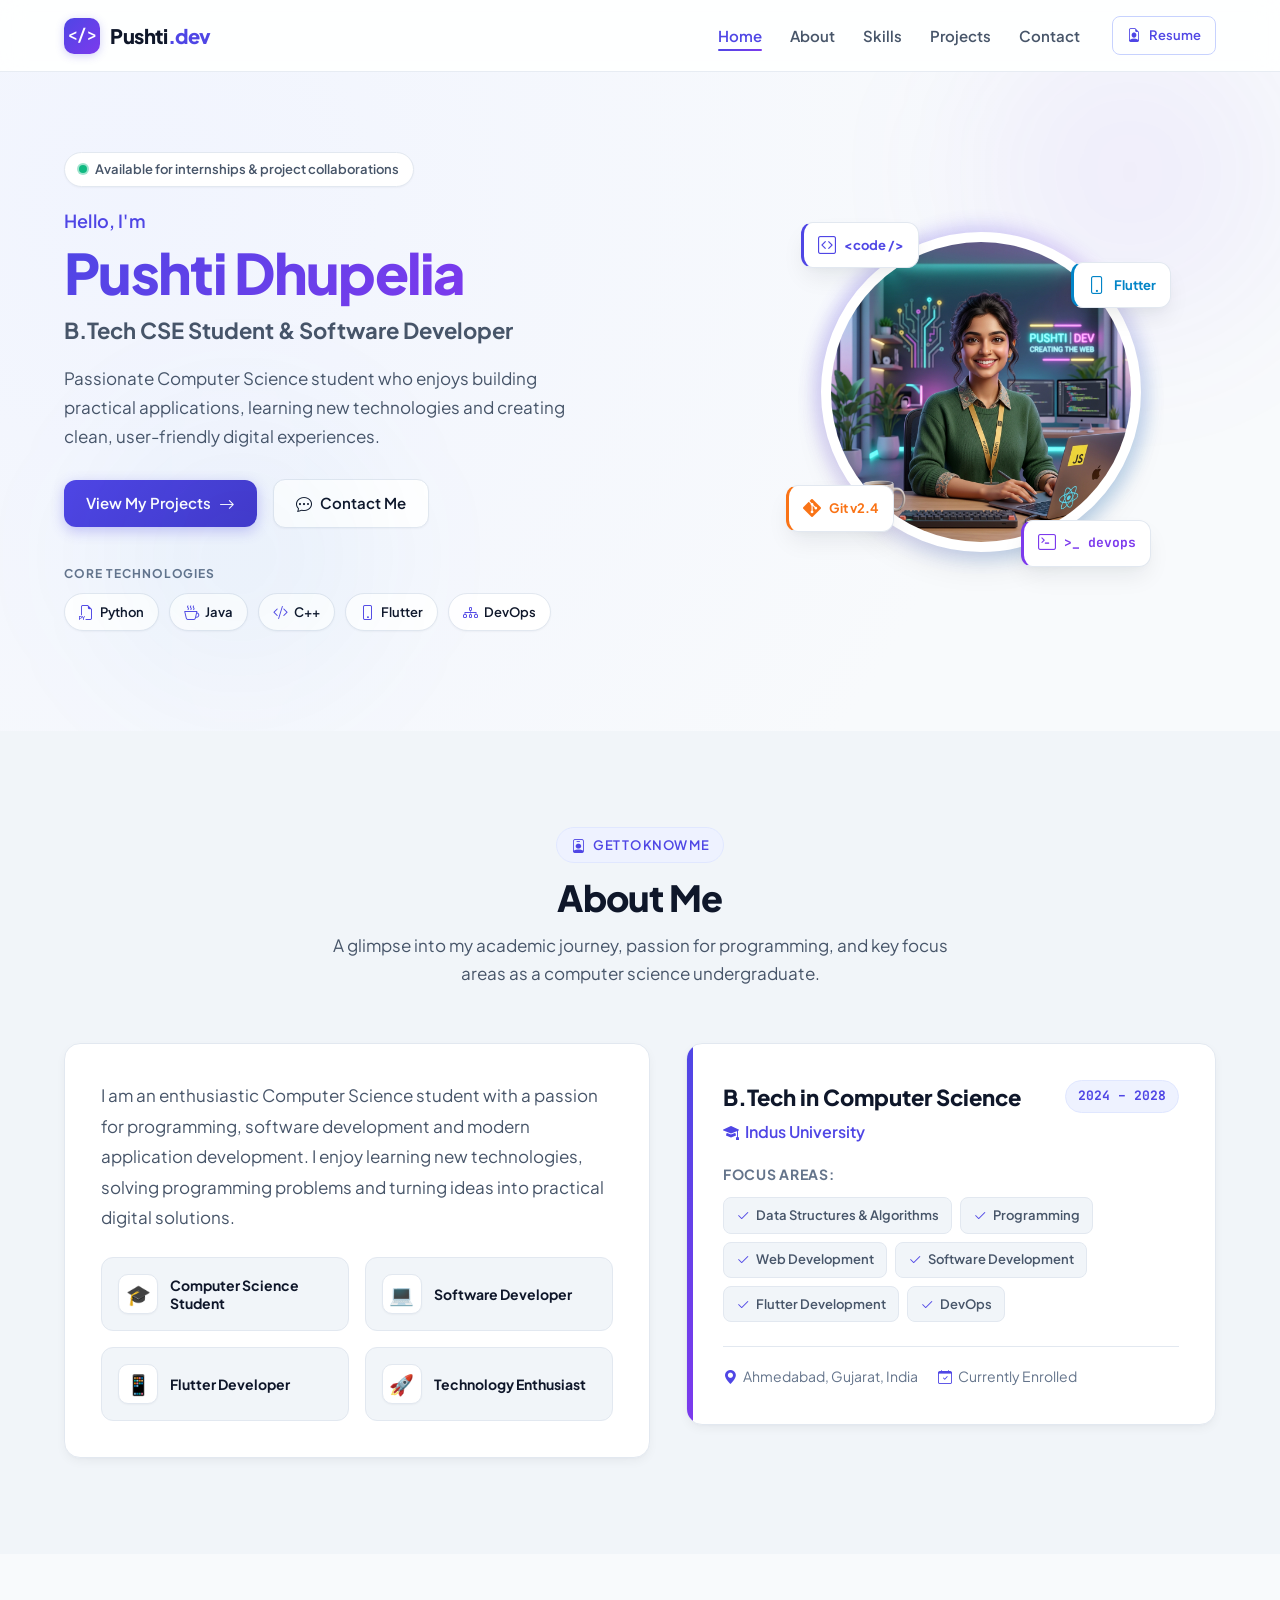
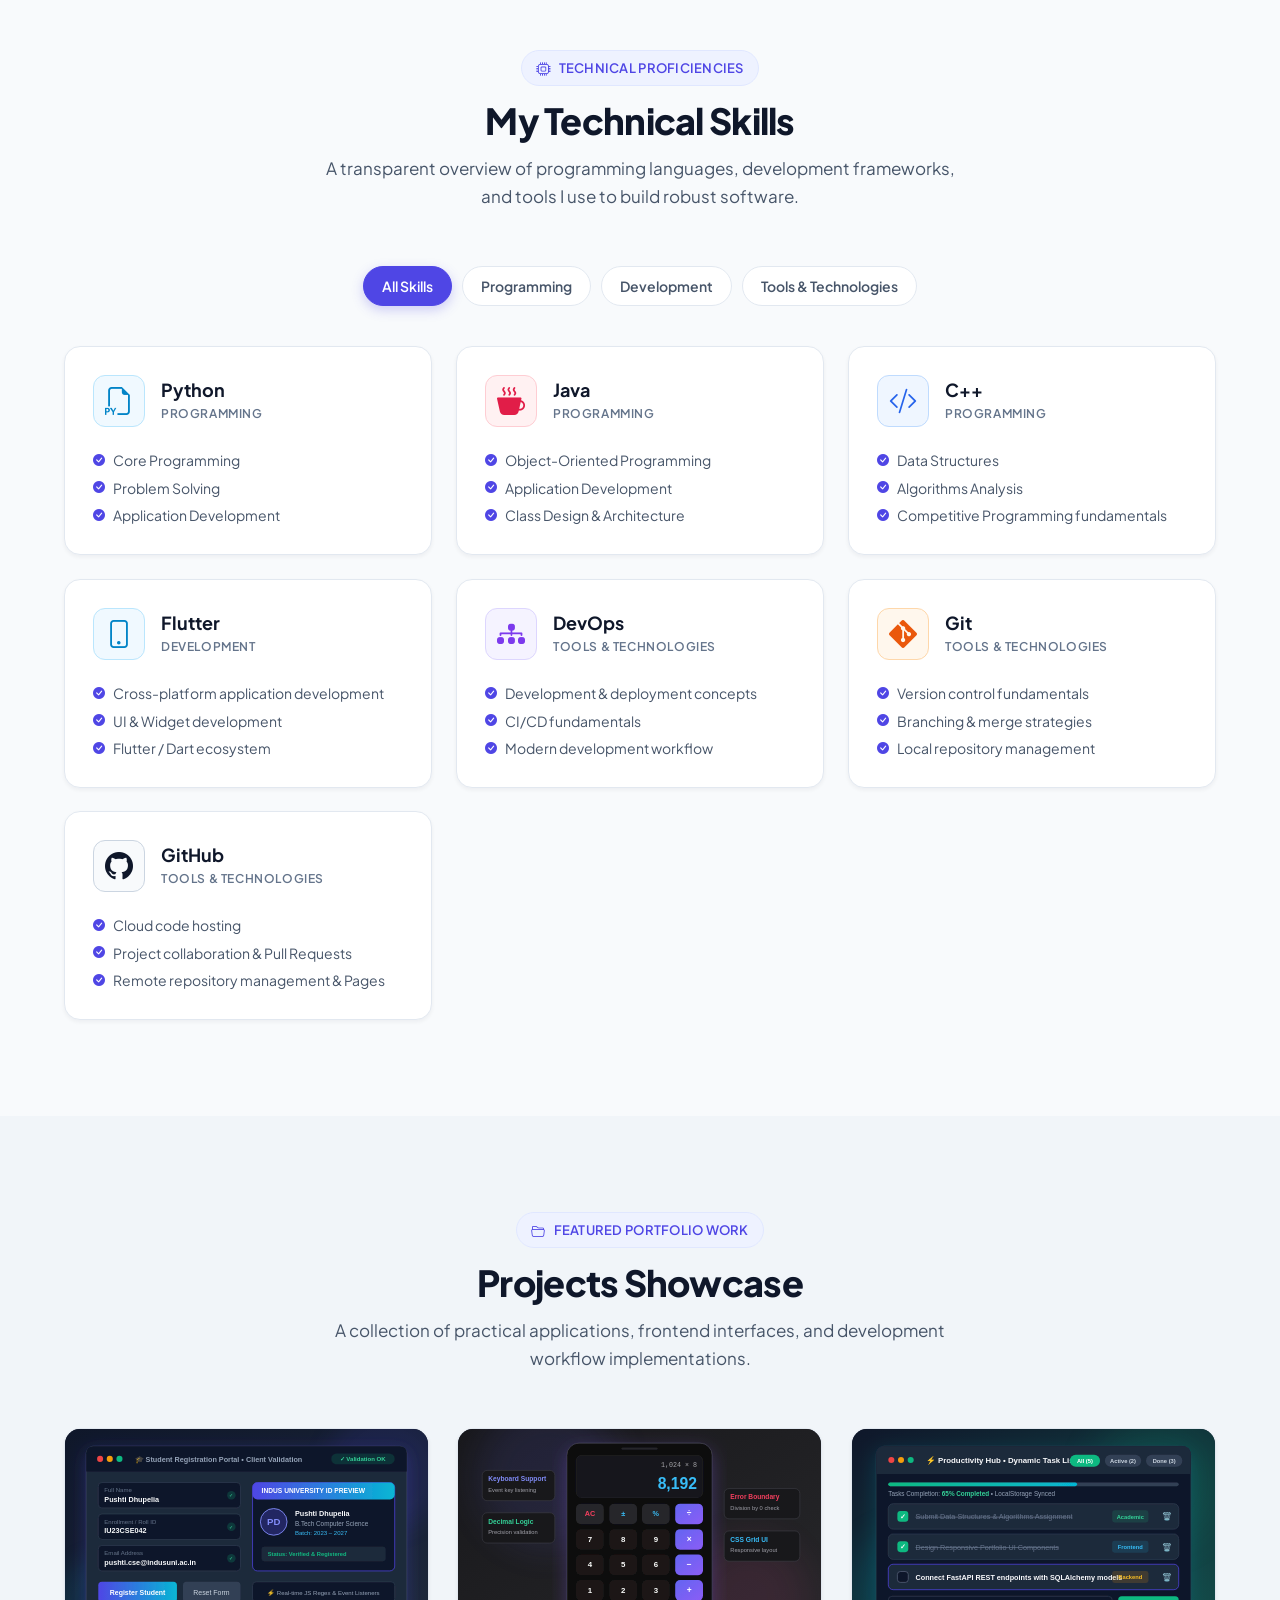
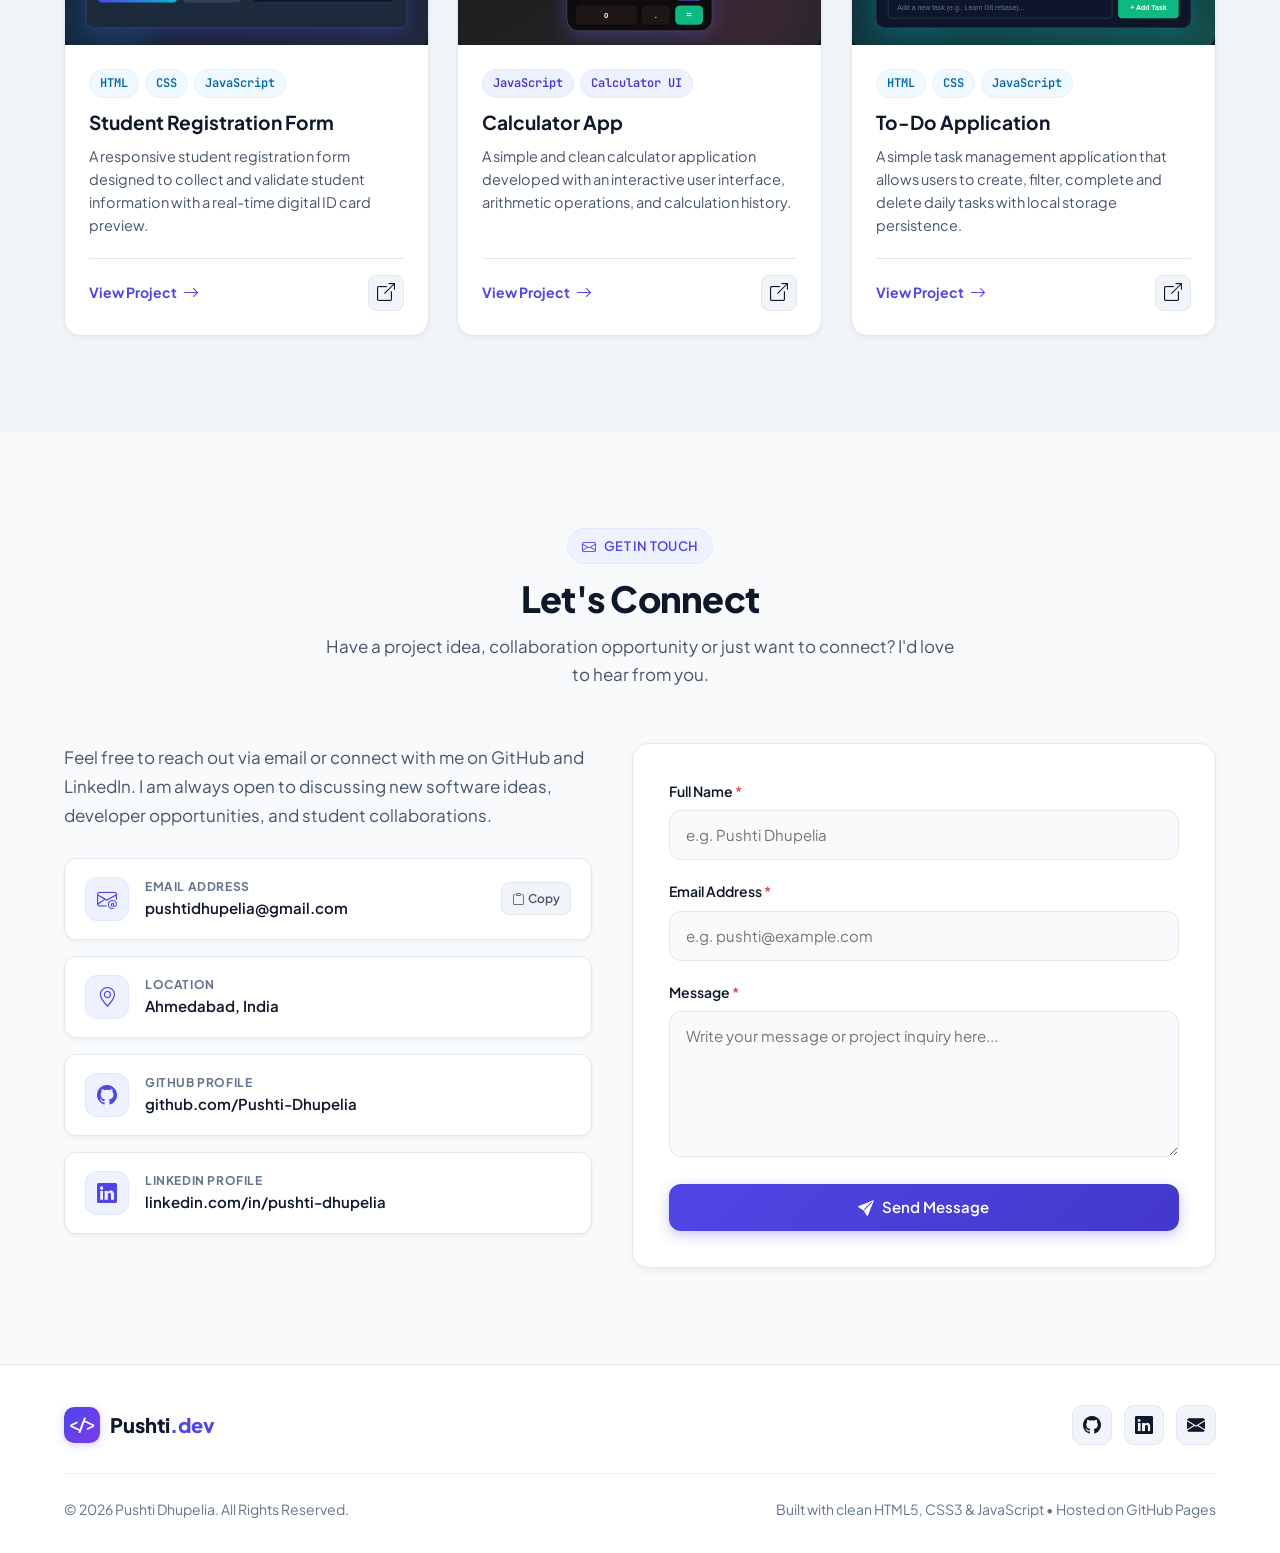
<file: index.html>
<!DOCTYPE html>
<html lang="en">
<head>
  <meta charset="UTF-8">
  <meta name="viewport" content="width=device-width, initial-scale=1.0">
  <meta http-equiv="X-UA-Compatible" content="IE=edge">
  
  <!-- SEO & Social Meta Tags -->
  <title>Pushti Dhupelia | B.Tech CSE Student &amp; Software Developer | Pushti.dev</title>
  <meta name="description" content="Personal developer portfolio of Pushti Dhupelia, B.Tech Computer Science student at Indus University and aspiring Software &amp; Web Developer based in Ahmedabad, India.">
  <meta name="keywords" content="Pushti Dhupelia, Computer Science Student, Indus University, Software Developer, Python, Java, C++, Flutter, DevOps, Git, Web Developer Ahmedabad">
  <meta name="author" content="Pushti Dhupelia">
  <meta name="theme-color" content="#4f46e5">

  <!-- Open Graph / Social Sharing -->
  <meta property="og:type" content="website">
  <meta property="og:title" content="Pushti Dhupelia | B.Tech CSE Student &amp; Software Developer">
  <meta property="og:description" content="Passionate Computer Science student building practical software applications, learning new technologies, and crafting clean digital experiences.">
  <meta property="og:url" content="https://pushti-dhupelia.github.io/portfolio/">

  <!-- Favicon -->
  <link rel="icon" type="image/svg+xml" href="assets/images/favicon.svg">

  <!-- Google Fonts: Plus Jakarta Sans & JetBrains Mono -->
  <link rel="preconnect" href="https://fonts.googleapis.com">
  <link rel="preconnect" href="https://fonts.gstatic.com" crossorigin>
  <link href="https://fonts.googleapis.com/css2?family=JetBrains+Mono:wght@400;500;600;700&family=Plus+Jakarta+Sans:wght@400;500;600;700;800&display=swap" rel="stylesheet">

  <!-- Bootstrap Icons CDN -->
  <link rel="stylesheet" href="https://cdn.jsdelivr.net/npm/bootstrap-icons@1.11.3/font/bootstrap-icons.min.css">

  <!-- Custom Stylesheet -->
  <link rel="stylesheet" href="css/style.css">
</head>
<body>

  <!-- ========================================================================
       1. Sticky Navigation Bar
       ======================================================================== -->
  <header>
    <nav class="navbar" id="navbar" aria-label="Main Navigation">
      <div class="container">
        <!-- Brand Logo -->
        <a href="#home" class="nav-brand" aria-label="Pushti.dev Home">
          <span class="brand-icon">&lt;/&gt;</span>
          <span class="brand-text">Pushti<span class="brand-dot">.dev</span></span>
        </a>

        <!-- Desktop Navigation Links & Resume Action -->
        <div class="nav-menu" id="navMenu">
          <ul class="nav-links">
            <li><a href="#home" class="nav-link active">Home</a></li>
            <li><a href="#about" class="nav-link">About</a></li>
            <li><a href="#skills" class="nav-link">Skills</a></li>
            <li><a href="#projects" class="nav-link">Projects</a></li>
            <li><a href="#contact" class="nav-link">Contact</a></li>
          </ul>

          <div class="nav-cta">
            <button type="button" class="btn btn-outline-primary btn-sm btn-resume-trigger" id="navResumeBtn">
              <i class="bi bi-file-earmark-person"></i>
              <span>Resume</span>
            </button>
          </div>
        </div>

        <!-- Mobile Hamburger Toggle Button -->
        <button type="button" class="mobile-toggle" id="mobileToggle" aria-label="Toggle navigation menu" aria-expanded="false" aria-controls="navMenu">
          <span></span>
          <span></span>
          <span></span>
        </button>
      </div>
    </nav>
  </header>

  <main>
    <!-- ======================================================================
         2. Hero Section
         ====================================================================== -->
    <section class="hero-section" id="home">
      <div class="hero-bg-glow-1"></div>
      <div class="hero-bg-glow-2"></div>

      <div class="container">
        <div class="hero-grid">
          
          <!-- Left Column: Introduction & Call-To-Actions -->
          <div class="hero-content">
            
            <!-- Availability Status Pill -->
            <div class="hero-status-pill">
              <span class="status-dot"></span>
              <span>Available for internships &amp; project collaborations</span>
            </div>

            <!-- Greeting & Name -->
            <p class="hero-greeting">Hello, I'm</p>
            <h1 class="hero-name">
              <span class="highlight">Pushti Dhupelia</span>
            </h1>

            <!-- Subtitle -->
            <h2 class="hero-subtitle">B.Tech CSE Student &amp; Software Developer</h2>

            <!-- Short Description -->
            <p class="hero-description">
              Passionate Computer Science student who enjoys building practical applications, learning new technologies and creating clean, user-friendly digital experiences.
            </p>

            <!-- Buttons -->
            <div class="hero-actions">
              <a href="#projects" class="btn btn-primary" id="heroViewProjectsBtn">
                <span>View My Projects</span>
                <i class="bi bi-arrow-right"></i>
              </a>
              <a href="#contact" class="btn btn-secondary" id="heroContactBtn">
                <i class="bi bi-chat-dots"></i>
                <span>Contact Me</span>
              </a>
            </div>

            <!-- Technology Highlights -->
            <div class="hero-tech-highlights">
              <span class="tech-label">Core Technologies</span>
              <div class="tech-badges-list">
                <span class="hero-tech-badge"><i class="bi bi-filetype-py"></i> Python</span>
                <span class="hero-tech-badge"><i class="bi bi-cup-hot"></i> Java</span>
                <span class="hero-tech-badge"><i class="bi bi-code-slash"></i> C++</span>
                <span class="hero-tech-badge"><i class="bi bi-phone"></i> Flutter</span>
                <span class="hero-tech-badge"><i class="bi bi-diagram-3"></i> DevOps</span>
              </div>
            </div>

          </div>

          <!-- Right Column: Profile Image & Floating Elements -->
          <div class="hero-visual">
            <div class="avatar-wrapper">
              <div class="avatar-halo"></div>
              <div class="avatar-container">
                <img src="assets/images/pushti_avatar.jpg" alt="Pushti Dhupelia - Software Developer" class="avatar-image" loading="eager" width="320" height="320">
              </div>

              <!-- Floating Element 1: Code Brackets -->
              <div class="floating-element float-code" aria-hidden="true">
                <i class="bi bi-code-square"></i>
                <span>&lt;code /&gt;</span>
              </div>

              <!-- Floating Element 2: Flutter -->
              <div class="floating-element float-flutter" aria-hidden="true">
                <i class="bi bi-phone"></i>
                <span>Flutter</span>
              </div>

              <!-- Floating Element 3: Git -->
              <div class="floating-element float-git" aria-hidden="true">
                <i class="bi bi-git"></i>
                <span>Git v2.4</span>
              </div>

              <!-- Floating Element 4: Terminal -->
              <div class="floating-element float-terminal" aria-hidden="true">
                <i class="bi bi-terminal"></i>
                <span>&gt;_ devops</span>
              </div>
            </div>
          </div>

        </div>
      </div>
    </section>

    <!-- ======================================================================
         3. About Me Section
         ====================================================================== -->
    <section class="section section-alt" id="about">
      <div class="container">
        
        <!-- Section Header -->
        <div class="section-header reveal-on-scroll">
          <div class="section-badge">
            <i class="bi bi-person-badge"></i>
            <span>Get To Know Me</span>
          </div>
          <h2 class="section-title">About Me</h2>
          <p class="section-description">
            A glimpse into my academic journey, passion for programming, and key focus areas as a computer science undergraduate.
          </p>
        </div>

        <div class="about-grid">
          
          <!-- Left: Narrative & Highlight Cards -->
          <div class="about-intro-card reveal-on-scroll">
            <p class="about-intro-text">
              I am an enthusiastic Computer Science student with a passion for programming, software development and modern application development. I enjoy learning new technologies, solving programming problems and turning ideas into practical digital solutions.
            </p>

            <!-- 4 Information Cards -->
            <div class="about-highlights-grid">
              
              <div class="highlight-card">
                <div class="icon-box">🎓</div>
                <div class="text-content">Computer Science Student</div>
              </div>

              <div class="highlight-card">
                <div class="icon-box">💻</div>
                <div class="text-content">Software Developer</div>
              </div>

              <div class="highlight-card">
                <div class="icon-box">📱</div>
                <div class="text-content">Flutter Developer</div>
              </div>

              <div class="highlight-card">
                <div class="icon-box">🚀</div>
                <div class="text-content">Technology Enthusiast</div>
              </div>

            </div>
          </div>

          <!-- Right: Education Card -->
          <div class="education-card reveal-on-scroll">
            <div class="edu-header">
              <div>
                <h3 class="edu-degree">B.Tech in Computer Science</h3>
                <div class="edu-institution">
                  <i class="bi bi-mortarboard-fill"></i>
                  <span>Indus University</span>
                </div>
              </div>
              <span class="edu-badge">2024 – 2028</span>
            </div>

            <h4 class="edu-focus-title">Focus Areas:</h4>
            
            <div class="edu-focus-list">
              <span class="edu-focus-item"><i class="bi bi-check2"></i> Data Structures &amp; Algorithms</span>
              <span class="edu-focus-item"><i class="bi bi-check2"></i> Programming</span>
              <span class="edu-focus-item"><i class="bi bi-check2"></i> Web Development</span>
              <span class="edu-focus-item"><i class="bi bi-check2"></i> Software Development</span>
              <span class="edu-focus-item"><i class="bi bi-check2"></i> Flutter Development</span>
              <span class="edu-focus-item"><i class="bi bi-check2"></i> DevOps</span>
            </div>

            <div class="edu-meta-row">
              <div class="edu-meta-item">
                <i class="bi bi-geo-alt-fill"></i>
                <span>Ahmedabad, Gujarat, India</span>
              </div>
              <div class="edu-meta-item">
                <i class="bi bi-calendar-check"></i>
                <span>Currently Enrolled</span>
              </div>
            </div>
          </div>

        </div>

      </div>
    </section>

    <!-- ======================================================================
         4. Skills Section
         ====================================================================== -->
    <section class="section" id="skills">
      <div class="container">
        
        <!-- Section Header -->
        <div class="section-header reveal-on-scroll">
          <div class="section-badge">
            <i class="bi bi-cpu"></i>
            <span>Technical Proficiencies</span>
          </div>
          <h2 class="section-title">My Technical Skills</h2>
          <p class="section-description">
            A transparent overview of programming languages, development frameworks, and tools I use to build robust software.
          </p>
        </div>

        <!-- Filter Category Tabs -->
        <div class="skills-controls reveal-on-scroll">
          <button type="button" class="filter-tab active" data-filter="all">All Skills</button>
          <button type="button" class="filter-tab" data-filter="programming">Programming</button>
          <button type="button" class="filter-tab" data-filter="development">Development</button>
          <button type="button" class="filter-tab" data-filter="tools">Tools &amp; Technologies</button>
        </div>

        <!-- Skills Grid (7 Core Skills) -->
        <div class="skills-grid">
          
          <!-- 1. Python -->
          <div class="skill-card reveal-on-scroll" data-category="programming">
            <div class="skill-card-top">
              <div class="skill-icon-wrap icon-python">
                <i class="bi bi-filetype-py"></i>
              </div>
              <div class="skill-title-group">
                <h3 class="skill-name">Python</h3>
                <span class="skill-category-label">Programming</span>
              </div>
            </div>
            <ul class="skill-points">
              <li class="skill-point"><i class="bi bi-check-circle-fill"></i> <span>Core Programming</span></li>
              <li class="skill-point"><i class="bi bi-check-circle-fill"></i> <span>Problem Solving</span></li>
              <li class="skill-point"><i class="bi bi-check-circle-fill"></i> <span>Application Development</span></li>
            </ul>
          </div>

          <!-- 2. Java -->
          <div class="skill-card reveal-on-scroll" data-category="programming">
            <div class="skill-card-top">
              <div class="skill-icon-wrap icon-java">
                <i class="bi bi-cup-hot-fill"></i>
              </div>
              <div class="skill-title-group">
                <h3 class="skill-name">Java</h3>
                <span class="skill-category-label">Programming</span>
              </div>
            </div>
            <ul class="skill-points">
              <li class="skill-point"><i class="bi bi-check-circle-fill"></i> <span>Object-Oriented Programming</span></li>
              <li class="skill-point"><i class="bi bi-check-circle-fill"></i> <span>Application Development</span></li>
              <li class="skill-point"><i class="bi bi-check-circle-fill"></i> <span>Class Design &amp; Architecture</span></li>
            </ul>
          </div>

          <!-- 3. C++ -->
          <div class="skill-card reveal-on-scroll" data-category="programming">
            <div class="skill-card-top">
              <div class="skill-icon-wrap icon-cpp">
                <i class="bi bi-code-slash"></i>
              </div>
              <div class="skill-title-group">
                <h3 class="skill-name">C++</h3>
                <span class="skill-category-label">Programming</span>
              </div>
            </div>
            <ul class="skill-points">
              <li class="skill-point"><i class="bi bi-check-circle-fill"></i> <span>Data Structures</span></li>
              <li class="skill-point"><i class="bi bi-check-circle-fill"></i> <span>Algorithms Analysis</span></li>
              <li class="skill-point"><i class="bi bi-check-circle-fill"></i> <span>Competitive Programming fundamentals</span></li>
            </ul>
          </div>

          <!-- 4. Flutter -->
          <div class="skill-card reveal-on-scroll" data-category="development">
            <div class="skill-card-top">
              <div class="skill-icon-wrap icon-flutter">
                <i class="bi bi-phone"></i>
              </div>
              <div class="skill-title-group">
                <h3 class="skill-name">Flutter</h3>
                <span class="skill-category-label">Development</span>
              </div>
            </div>
            <ul class="skill-points">
              <li class="skill-point"><i class="bi bi-check-circle-fill"></i> <span>Cross-platform application development</span></li>
              <li class="skill-point"><i class="bi bi-check-circle-fill"></i> <span>UI &amp; Widget development</span></li>
              <li class="skill-point"><i class="bi bi-check-circle-fill"></i> <span>Flutter / Dart ecosystem</span></li>
            </ul>
          </div>

          <!-- 5. DevOps -->
          <div class="skill-card reveal-on-scroll" data-category="tools">
            <div class="skill-card-top">
              <div class="skill-icon-wrap icon-devops">
                <i class="bi bi-diagram-3-fill"></i>
              </div>
              <div class="skill-title-group">
                <h3 class="skill-name">DevOps</h3>
                <span class="skill-category-label">Tools &amp; Technologies</span>
              </div>
            </div>
            <ul class="skill-points">
              <li class="skill-point"><i class="bi bi-check-circle-fill"></i> <span>Development &amp; deployment concepts</span></li>
              <li class="skill-point"><i class="bi bi-check-circle-fill"></i> <span>CI/CD fundamentals</span></li>
              <li class="skill-point"><i class="bi bi-check-circle-fill"></i> <span>Modern development workflow</span></li>
            </ul>
          </div>

          <!-- 6. Git -->
          <div class="skill-card reveal-on-scroll" data-category="tools">
            <div class="skill-card-top">
              <div class="skill-icon-wrap icon-git">
                <i class="bi bi-git"></i>
              </div>
              <div class="skill-title-group">
                <h3 class="skill-name">Git</h3>
                <span class="skill-category-label">Tools &amp; Technologies</span>
              </div>
            </div>
            <ul class="skill-points">
              <li class="skill-point"><i class="bi bi-check-circle-fill"></i> <span>Version control fundamentals</span></li>
              <li class="skill-point"><i class="bi bi-check-circle-fill"></i> <span>Branching &amp; merge strategies</span></li>
              <li class="skill-point"><i class="bi bi-check-circle-fill"></i> <span>Local repository management</span></li>
            </ul>
          </div>

          <!-- 7. GitHub -->
          <div class="skill-card reveal-on-scroll" data-category="tools">
            <div class="skill-card-top">
              <div class="skill-icon-wrap icon-github">
                <i class="bi bi-github"></i>
              </div>
              <div class="skill-title-group">
                <h3 class="skill-name">GitHub</h3>
                <span class="skill-category-label">Tools &amp; Technologies</span>
              </div>
            </div>
            <ul class="skill-points">
              <li class="skill-point"><i class="bi bi-check-circle-fill"></i> <span>Cloud code hosting</span></li>
              <li class="skill-point"><i class="bi bi-check-circle-fill"></i> <span>Project collaboration &amp; Pull Requests</span></li>
              <li class="skill-point"><i class="bi bi-check-circle-fill"></i> <span>Remote repository management &amp; Pages</span></li>
            </ul>
          </div>

        </div>

      </div>
    </section>

    <!-- ======================================================================
         5. Projects Section
         ====================================================================== -->
    <section class="section section-alt" id="projects">
      <div class="container">
        
        <!-- Section Header -->
        <div class="section-header reveal-on-scroll">
          <div class="section-badge">
            <i class="bi bi-folder2-open"></i>
            <span>Featured Portfolio Work</span>
          </div>
          <h2 class="section-title">Projects Showcase</h2>
          <p class="section-description">
            A collection of practical applications, frontend interfaces, and development workflow implementations.
          </p>
        </div>

        <!-- Projects Grid (3 Easy Projects) -->
        <div class="projects-grid">
          
          <!-- Project 1: Student Registration Form -->
          <article class="project-card reveal-on-scroll">
            <div class="project-thumb">
              <a href="projects/student-registration/index.html" target="_blank" rel="noopener noreferrer" title="Open Student Registration Form">
                <img src="assets/images/project-student-reg.svg" alt="Student Registration Form Preview" loading="lazy" width="600" height="360">
              </a>
            </div>
            <div class="project-body">
              <div class="project-tags">
                <span class="tech-tag tech-tag-sky">HTML</span>
                <span class="tech-tag tech-tag-sky">CSS</span>
                <span class="tech-tag tech-tag-sky">JavaScript</span>
              </div>
              <h3 class="project-title">Student Registration Form</h3>
              <p class="project-description">
                A responsive student registration form designed to collect and validate student information with a real-time digital ID card preview.
              </p>
              <div class="project-footer">
                <a href="projects/student-registration/index.html" class="btn-view-project" target="_blank" rel="noopener noreferrer" title="Open Live Student Registration Portal">
                  <span>View Project</span>
                  <i class="bi bi-arrow-right"></i>
                </a>
                <a href="projects/student-registration/index.html" target="_blank" rel="noopener noreferrer" class="btn-github-icon" aria-label="Open Student Registration Form" title="Open Project in New Tab">
                  <i class="bi bi-box-arrow-up-right"></i>
                </a>
              </div>
            </div>
          </article>

          <!-- Project 2: Calculator App -->
          <article class="project-card reveal-on-scroll">
            <div class="project-thumb">
              <a href="projects/calculator/index.html" target="_blank" rel="noopener noreferrer" title="Open Calculator App">
                <img src="assets/images/project-calculator.svg" alt="Calculator App Preview" loading="lazy" width="600" height="360">
              </a>
            </div>
            <div class="project-body">
              <div class="project-tags">
                <span class="tech-tag tech-tag-indigo">JavaScript</span>
                <span class="tech-tag tech-tag-indigo">Calculator UI</span>
              </div>
              <h3 class="project-title">Calculator App</h3>
              <p class="project-description">
                A simple and clean calculator application developed with an interactive user interface, arithmetic operations, and calculation history.
              </p>
              <div class="project-footer">
                <a href="projects/calculator/index.html" class="btn-view-project" target="_blank" rel="noopener noreferrer" title="Open Live Calculator App">
                  <span>View Project</span>
                  <i class="bi bi-arrow-right"></i>
                </a>
                <a href="projects/calculator/index.html" target="_blank" rel="noopener noreferrer" class="btn-github-icon" aria-label="Open Calculator App" title="Open Project in New Tab">
                  <i class="bi bi-box-arrow-up-right"></i>
                </a>
              </div>
            </div>
          </article>

          <!-- Project 3: To-Do Application -->
          <article class="project-card reveal-on-scroll">
            <div class="project-thumb">
              <a href="projects/todo-app/index.html" target="_blank" rel="noopener noreferrer" title="Open To-Do Application">
                <img src="assets/images/project-todo.svg" alt="To-Do Application Preview" loading="lazy" width="600" height="360">
              </a>
            </div>
            <div class="project-body">
              <div class="project-tags">
                <span class="tech-tag tech-tag-sky">HTML</span>
                <span class="tech-tag tech-tag-sky">CSS</span>
                <span class="tech-tag tech-tag-sky">JavaScript</span>
              </div>
              <h3 class="project-title">To-Do Application</h3>
              <p class="project-description">
                A simple task management application that allows users to create, filter, complete and delete daily tasks with local storage persistence.
              </p>
              <div class="project-footer">
                <a href="projects/todo-app/index.html" class="btn-view-project" target="_blank" rel="noopener noreferrer" title="Open Live To-Do Application">
                  <span>View Project</span>
                  <i class="bi bi-arrow-right"></i>
                </a>
                <a href="projects/todo-app/index.html" target="_blank" rel="noopener noreferrer" class="btn-github-icon" aria-label="Open To-Do Application" title="Open Project in New Tab">
                  <i class="bi bi-box-arrow-up-right"></i>
                </a>
              </div>
            </div>
          </article>

        </div>

      </div>
    </section>

    <!-- ======================================================================
         6. Contact Section
         ====================================================================== -->
    <section class="section" id="contact">
      <div class="container">
        
        <!-- Section Header -->
        <div class="section-header reveal-on-scroll">
          <div class="section-badge">
            <i class="bi bi-envelope"></i>
            <span>Get In Touch</span>
          </div>
          <h2 class="section-title">Let's Connect</h2>
          <p class="section-description">
            Have a project idea, collaboration opportunity or just want to connect? I'd love to hear from you.
          </p>
        </div>

        <div class="contact-grid">
          
          <!-- Left Column: Contact Cards -->
          <div class="contact-info-panel reveal-on-scroll">
            <p class="contact-info-text">
              Feel free to reach out via email or connect with me on GitHub and LinkedIn. I am always open to discussing new software ideas, developer opportunities, and student collaborations.
            </p>

            <div class="contact-cards-list">
              
              <!-- Email Card -->
              <div class="contact-info-card">
                <div class="contact-icon-box">
                  <i class="bi bi-envelope-at"></i>
                </div>
                <div class="contact-card-content">
                  <span class="contact-label">Email Address</span>
                  <a href="mailto:pushtidhupelia@gmail.com" class="contact-value" title="Send direct email">pushtidhupelia@gmail.com</a>
                </div>
                <button type="button" class="btn-copy-email" id="copyEmailBtn" title="Copy email address to clipboard">
                  <i class="bi bi-clipboard"></i>
                  <span>Copy</span>
                </button>
              </div>

              <!-- Location Card -->
              <div class="contact-info-card">
                <div class="contact-icon-box">
                  <i class="bi bi-geo-alt"></i>
                </div>
                <div class="contact-card-content">
                  <span class="contact-label">Location</span>
                  <span class="contact-value">Ahmedabad, India</span>
                </div>
              </div>

              <!-- GitHub Profile Card -->
              <div class="contact-info-card">
                <div class="contact-icon-box">
                  <i class="bi bi-github"></i>
                </div>
                <div class="contact-card-content">
                  <span class="contact-label">GitHub Profile</span>
                  <a href="https://github.com/Pushti-Dhupelia" target="_blank" rel="noopener noreferrer" class="contact-value">github.com/Pushti-Dhupelia</a>
                </div>
              </div>

              <!-- LinkedIn Profile Card -->
              <div class="contact-info-card">
                <div class="contact-icon-box">
                  <i class="bi bi-linkedin"></i>
                </div>
                <div class="contact-card-content">
                  <span class="contact-label">LinkedIn Profile</span>
                  <a href="https://linkedin.com/in/pushti-dhupelia" target="_blank" rel="noopener noreferrer" class="contact-value">linkedin.com/in/pushti-dhupelia</a>
                </div>
              </div>

            </div>
          </div>

          <!-- Right Column: Interactive Contact Form -->
          <div class="contact-form-card reveal-on-scroll">
            <form id="contactForm" novalidate>
              
              <!-- Full Name Field with Robust Validation -->
              <div class="form-group">
                <label for="nameInput" class="form-label">Full Name <span style="color: #ef4444;">*</span></label>
                <div class="input-wrapper">
                  <input type="text" id="nameInput" name="name" class="form-input" placeholder="e.g. Pushti Dhupelia" required autocomplete="name" aria-describedby="nameError">
                  <span class="input-status-icon" id="nameStatusIcon" aria-hidden="true"></span>
                </div>
                <div class="form-error" id="nameError" role="alert">Please enter your full name (letters only, min 2 characters).</div>
                <div class="form-valid-feedback" id="nameValidFeedback"><i class="bi bi-check-circle-fill"></i> Looks good!</div>
              </div>

              <!-- Email Field with Robust Validation -->
              <div class="form-group">
                <label for="emailInput" class="form-label">Email Address <span style="color: #ef4444;">*</span></label>
                <div class="input-wrapper">
                  <input type="email" id="emailInput" name="email" class="form-input" placeholder="e.g. pushti@example.com" required autocomplete="email" aria-describedby="emailError">
                  <span class="input-status-icon" id="emailStatusIcon" aria-hidden="true"></span>
                </div>
                <div class="form-error" id="emailError" role="alert">Please enter a valid email address (e.g. name@domain.com).</div>
                <div class="form-valid-feedback" id="emailValidFeedback"><i class="bi bi-check-circle-fill"></i> Valid email format!</div>
              </div>

              <!-- Message Field -->
              <div class="form-group">
                <label for="messageInput" class="form-label">Message <span style="color: #ef4444;">*</span></label>
                <div class="input-wrapper">
                  <textarea id="messageInput" name="message" class="form-textarea" placeholder="Write your message or project inquiry here..." rows="5" required aria-describedby="messageError"></textarea>
                </div>
                <div class="form-error" id="messageError" role="alert">Please enter a message (minimum 5 characters).</div>
                <div class="form-valid-feedback" id="messageValidFeedback"><i class="bi bi-check-circle-fill"></i> Message looks great!</div>
              </div>

              <!-- Submit Button -->
              <button type="submit" class="btn btn-primary" id="sendMessageBtn" style="width: 100%;">
                <i class="bi bi-send-fill"></i>
                <span>Send Message</span>
              </button>

              <!-- Feedback Banner for Static GitHub Pages -->
              <div class="form-status-banner" id="formStatusBanner" role="alert"></div>

            </form>
          </div>

        </div>

      </div>
    </section>
  </main>

  <!-- ========================================================================
       7. Footer
       ======================================================================== -->
  <footer class="footer">
    <div class="container">
      
      <div class="footer-top">
        <a href="#home" class="footer-brand" aria-label="Pushti.dev Home">
          <span class="brand-icon">&lt;/&gt;</span>
          <span class="brand-text">Pushti<span class="brand-dot">.dev</span></span>
        </a>

        <!-- Social Links (Only actual links) -->
        <div class="footer-social-links">
          <a href="https://github.com/Pushti-Dhupelia" target="_blank" rel="noopener noreferrer" class="footer-social-btn" aria-label="Pushti's GitHub Profile" title="GitHub">
            <i class="bi bi-github"></i>
          </a>
          <a href="https://linkedin.com/in/pushti-dhupelia" target="_blank" rel="noopener noreferrer" class="footer-social-btn" aria-label="Pushti's LinkedIn Profile" title="LinkedIn">
            <i class="bi bi-linkedin"></i>
          </a>
          <a href="mailto:pushtidhupelia@gmail.com" class="footer-social-btn" aria-label="Send direct email to Pushti" title="Email">
            <i class="bi bi-envelope-fill"></i>
          </a>
        </div>
      </div>

      <div class="footer-bottom">
        <p>© 2026 Pushti Dhupelia. All Rights Reserved.</p>
        <p>Built with clean HTML5, CSS3 &amp; JavaScript • Hosted on GitHub Pages</p>
      </div>

    </div>
  </footer>

  <!-- ========================================================================
       8. Modal: Resume Preview
       ======================================================================== -->

  <!-- Resume Preview Modal -->
  <div class="modal-overlay" id="resumeModal" role="dialog" aria-modal="true" aria-labelledby="resumeModalTitle">
    <div class="modal-container">
      <div class="modal-header">
        <h3 class="modal-title" id="resumeModalTitle">Pushti Dhupelia - Resume Preview</h3>
        <button type="button" class="modal-close-btn" aria-label="Close dialog">
          <i class="bi bi-x-lg"></i>
        </button>
      </div>

      <div class="modal-body">
        <div class="resume-preview">
          
          <div class="resume-header">
            <h2 class="resume-name">Pushti Dhupelia</h2>
            <p class="resume-subtitle">B.Tech Computer Science Student &amp; Aspiring Software Developer</p>
            <div class="resume-contact-row">
              <span><i class="bi bi-envelope"></i> pushtidhupelia@gmail.com</span>
              <span><i class="bi bi-geo-alt"></i> Ahmedabad, India</span>
              <span><i class="bi bi-github"></i> github.com/Pushti-Dhupelia</span>
            </div>
          </div>

          <!-- Education -->
          <div>
            <h4 class="resume-section-title">Education</h4>
            <div class="resume-item">
              <div class="resume-item-top">
                <span>B.Tech in Computer Science</span>
                <span>2024 – 2028</span>
              </div>
              <div class="resume-item-sub">Indus University, Ahmedabad</div>
              <p class="resume-item-desc">
                Focus Areas: Data Structures &amp; Algorithms, Object-Oriented Programming, Web Development, Software Engineering, Flutter Application Development, and DevOps.
              </p>
            </div>
          </div>

          <!-- Technical Proficiencies -->
          <div>
            <h4 class="resume-section-title">Technical Proficiencies</h4>
            <p class="resume-item-desc" style="margin-bottom: 6px;">
              <strong>Programming Languages:</strong> Python, Java, C++, Dart, JavaScript
            </p>
            <p class="resume-item-desc" style="margin-bottom: 6px;">
              <strong>Development &amp; Frameworks:</strong> Flutter, HTML5, CSS3, Responsive Web Design
            </p>
            <p class="resume-item-desc">
              <strong>Tools &amp; Workflows:</strong> Git, GitHub, DevOps concepts, CI/CD pipelines, VS Code
            </p>
          </div>

          <!-- Highlighted Projects -->
          <div>
            <h4 class="resume-section-title">Key Projects</h4>
            
            <div class="resume-item">
              <div class="resume-item-top">
                <span>Student Registration Form</span>
                <span>HTML, CSS, JavaScript</span>
              </div>
              <p class="resume-item-desc">
                Created a responsive client-side validated registration form with real-time feedback and semantic accessible markup.
              </p>
            </div>

            <div class="resume-item">
              <div class="resume-item-top">
                <span>Calculator App</span>
                <span>Flutter, Dart</span>
              </div>
              <p class="resume-item-desc">
                Built an interactive arithmetic calculator supporting responsive mobile grids and real-time expression parsing.
              </p>
            </div>

            <div class="resume-item">
              <div class="resume-item-top">
                <span>To-Do Application</span>
                <span>HTML, CSS, JavaScript</span>
              </div>
              <p class="resume-item-desc">
                Developed a clean task management application that allows users to create, complete and delete daily tasks with local storage persistence.
              </p>
            </div>
          </div>

        </div>
      </div>

      <div class="modal-footer">
        <button type="button" class="btn btn-outline-primary btn-sm" id="printResumeBtn">
          <i class="bi bi-printer"></i>
          <span>Print / Save PDF</span>
        </button>
        <button type="button" class="btn btn-secondary btn-sm modal-close-btn">
          <span>Close</span>
        </button>
      </div>
    </div>
  </div>

  <!-- ========================================================================
       9. Floating Back to Top Button
       ======================================================================== -->
  <button type="button" class="back-to-top" id="backToTopBtn" aria-label="Back to top of page">
    <i class="bi bi-chevron-up"></i>
  </button>

  <!-- JavaScript -->
  <script src="js/script.js"></script>
</body>
</html>
</file>
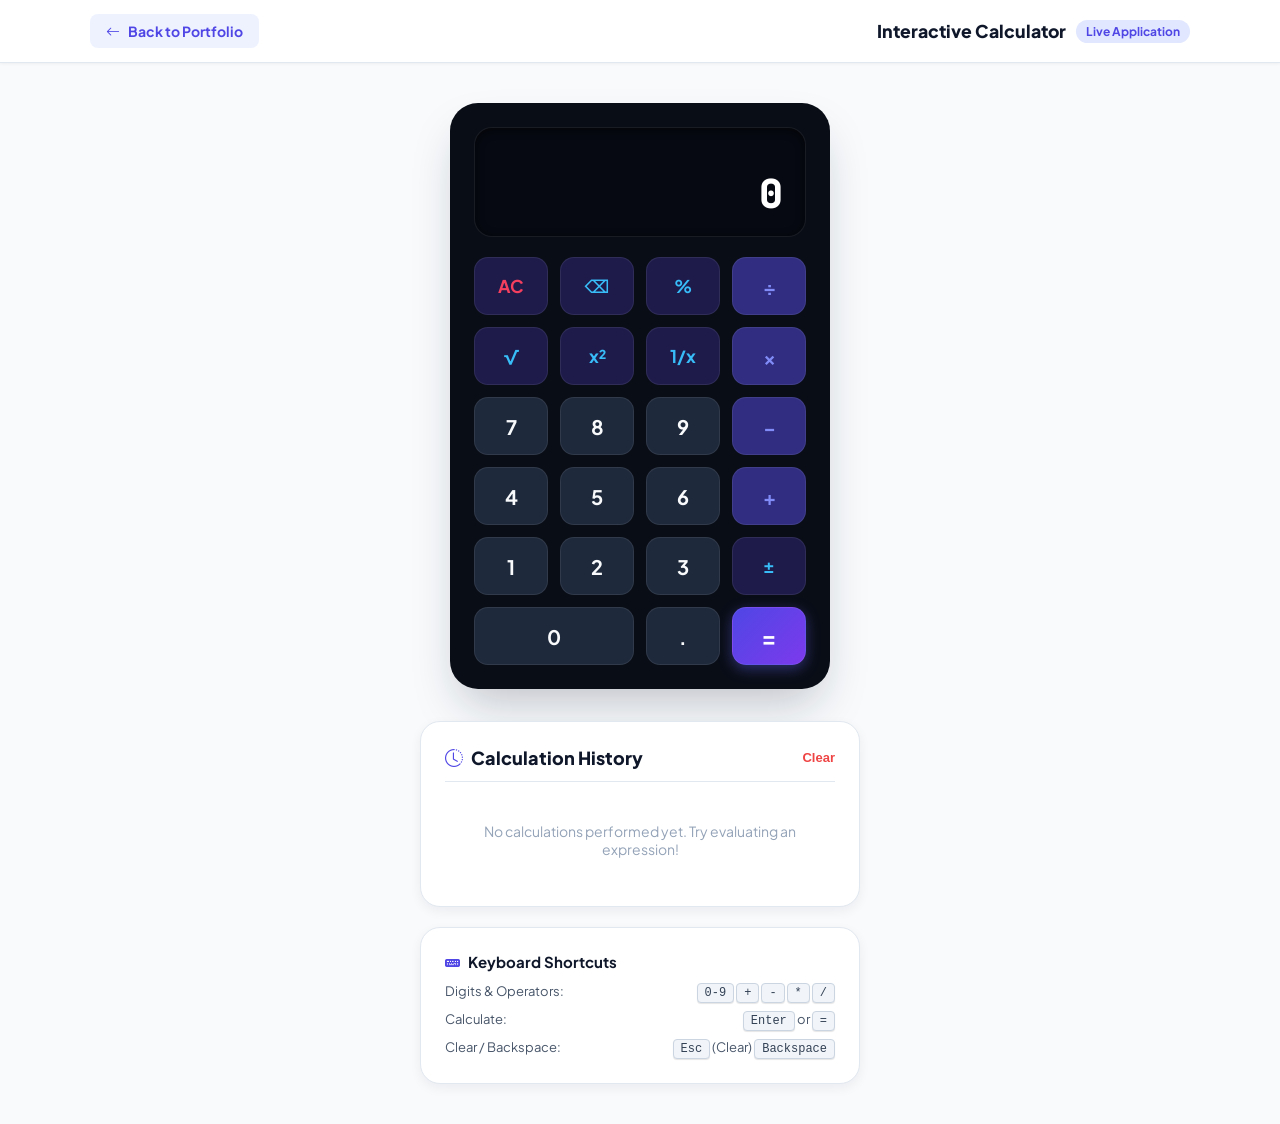
<file: projects/calculator/index.html>
<!DOCTYPE html>
<html lang="en">
<head>
  <meta charset="UTF-8">
  <meta name="viewport" content="width=device-width, initial-scale=1.0">
  <title>Interactive Calculator App | Pushti.dev</title>
  <link rel="preconnect" href="https://fonts.googleapis.com">
  <link rel="preconnect" href="https://fonts.gstatic.com" crossorigin>
  <link href="https://fonts.googleapis.com/css2?family=JetBrains+Mono:wght@500;700;800&family=Plus+Jakarta+Sans:wght@400;500;600;700;800&display=swap" rel="stylesheet">
  <link rel="stylesheet" href="https://cdn.jsdelivr.net/npm/bootstrap-icons@1.11.3/font/bootstrap-icons.min.css">
  <link rel="stylesheet" href="style.css">
</head>
<body>

  <!-- Top Bar with Return Navigation -->
  <header class="top-nav">
    <div class="top-nav-container">
      <a href="../../index.html#projects" class="btn-back">
        <i class="bi bi-arrow-left"></i>
        <span>Back to Portfolio</span>
      </a>
      <div class="nav-title-group">
        <span>Interactive Calculator</span>
        <span class="nav-badge">Live Application</span>
      </div>
    </div>
  </header>

  <main class="calc-wrapper">
    
    <!-- Calculator Machine -->
    <div class="calculator">
      
      <!-- Screen Display -->
      <div class="calc-screen">
        <div class="history-expr" id="historyExpr">&nbsp;</div>
        <div class="current-value" id="currentVal">0</div>
      </div>

      <!-- Keypad -->
      <div class="keypad">
        <!-- Row 1: Clear & Functions -->
        <button type="button" class="btn-calc btn-action btn-clear" data-action="all-clear">AC</button>
        <button type="button" class="btn-calc btn-action" data-action="backspace">⌫</button>
        <button type="button" class="btn-calc btn-action" data-action="percent">%</button>
        <button type="button" class="btn-calc btn-op" data-op="÷">÷</button>

        <!-- Row 2 -->
        <button type="button" class="btn-calc btn-action" data-action="sqrt">√</button>
        <button type="button" class="btn-calc btn-action" data-action="square">x²</button>
        <button type="button" class="btn-calc btn-action" data-action="reciprocal">1/x</button>
        <button type="button" class="btn-calc btn-op" data-op="×">×</button>

        <!-- Row 3: 7, 8, 9, - -->
        <button type="button" class="btn-calc btn-num" data-num="7">7</button>
        <button type="button" class="btn-calc btn-num" data-num="8">8</button>
        <button type="button" class="btn-calc btn-num" data-num="9">9</button>
        <button type="button" class="btn-calc btn-op" data-op="-">−</button>

        <!-- Row 4: 4, 5, 6, + -->
        <button type="button" class="btn-calc btn-num" data-num="4">4</button>
        <button type="button" class="btn-calc btn-num" data-num="5">5</button>
        <button type="button" class="btn-calc btn-num" data-num="6">6</button>
        <button type="button" class="btn-calc btn-op" data-op="+">+</button>

        <!-- Row 5: 1, 2, 3 -->
        <button type="button" class="btn-calc btn-num" data-num="1">1</button>
        <button type="button" class="btn-calc btn-num" data-num="2">2</button>
        <button type="button" class="btn-calc btn-num" data-num="3">3</button>
        <button type="button" class="btn-calc btn-action" data-action="negate">±</button>

        <!-- Row 6: 0, ., = -->
        <button type="button" class="btn-calc btn-num btn-span-2" data-num="0">0</button>
        <button type="button" class="btn-calc btn-num" data-action="decimal">.</button>
        <button type="button" class="btn-calc btn-equals" data-action="calculate">=</button>
      </div>

    </div>

    <!-- Sidebar: Calculation History & Keyboard Shortcuts -->
    <aside class="calc-sidebar">
      
      <!-- History Card -->
      <div class="sidebar-card">
        <div class="sidebar-header">
          <h2 class="sidebar-title">
            <i class="bi bi-clock-history" style="color: var(--primary);"></i>
            <span>Calculation History</span>
          </h2>
          <button type="button" class="btn-clear-history" id="clearHistoryBtn">Clear</button>
        </div>

        <div class="history-list" id="historyList">
          <div class="empty-history">No calculations performed yet. Try evaluating an expression!</div>
        </div>
      </div>

      <!-- Shortcuts Card -->
      <div class="sidebar-card">
        <h3 style="font-size: 0.9375rem; font-weight: 700; margin-bottom: 12px; display: flex; align-items: center; gap: 8px;">
          <i class="bi bi-keyboard-fill" style="color: var(--primary);"></i>
          <span>Keyboard Shortcuts</span>
        </h3>
        <ul style="display: flex; flex-direction: column; gap: 8px; font-size: 0.8125rem; color: #475569;">
          <li style="display: flex; justify-content: space-between;">
            <span>Digits &amp; Operators:</span>
            <span><span class="kbd-tag">0-9</span> <span class="kbd-tag">+</span> <span class="kbd-tag">-</span> <span class="kbd-tag">*</span> <span class="kbd-tag">/</span></span>
          </li>
          <li style="display: flex; justify-content: space-between;">
            <span>Calculate:</span>
            <span><span class="kbd-tag">Enter</span> or <span class="kbd-tag">=</span></span>
          </li>
          <li style="display: flex; justify-content: space-between;">
            <span>Clear / Backspace:</span>
            <span><span class="kbd-tag">Esc</span> (Clear) <span class="kbd-tag">Backspace</span></span>
          </li>
        </ul>
      </div>

    </aside>

  </main>

  <script src="script.js"></script>
</body>
</html>
</file>
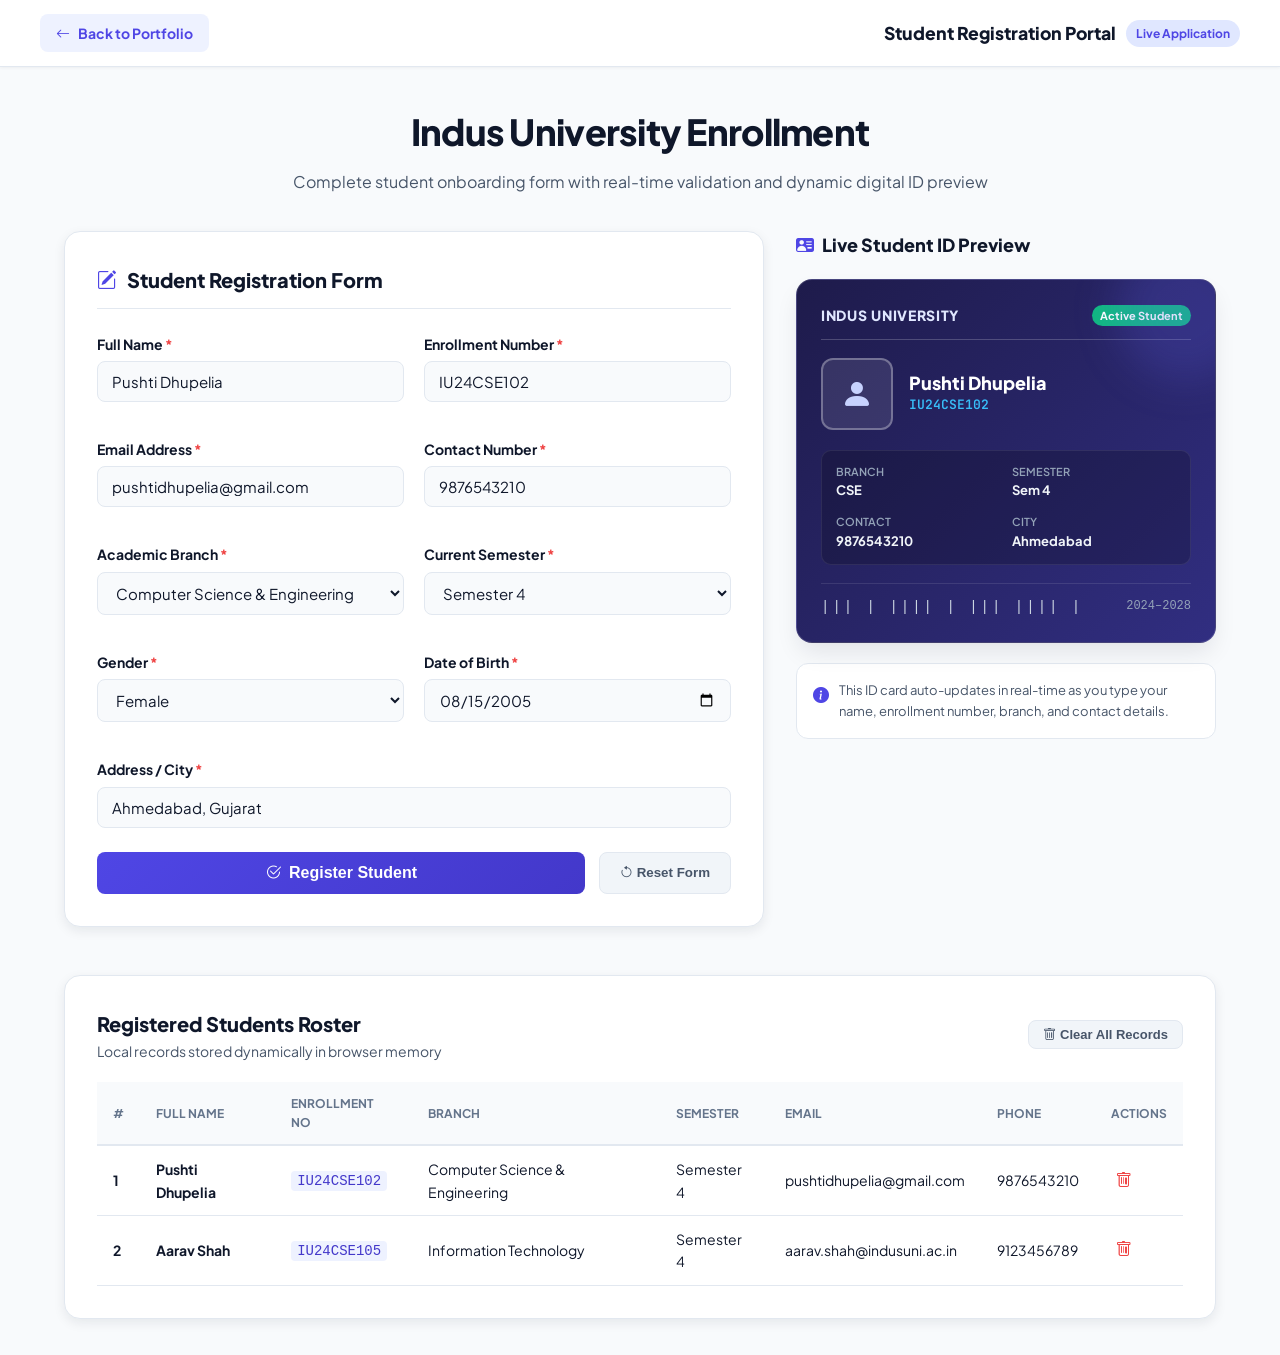
<file: projects/student-registration/index.html>
<!DOCTYPE html>
<html lang="en">
<head>
  <meta charset="UTF-8">
  <meta name="viewport" content="width=device-width, initial-scale=1.0">
  <title>Student Registration Portal | Indus University | Pushti.dev</title>
  <link rel="preconnect" href="https://fonts.googleapis.com">
  <link rel="preconnect" href="https://fonts.gstatic.com" crossorigin>
  <link href="https://fonts.googleapis.com/css2?family=JetBrains+Mono:wght@500;700&family=Plus+Jakarta+Sans:wght@400;500;600;700;800&display=swap" rel="stylesheet">
  <link rel="stylesheet" href="https://cdn.jsdelivr.net/npm/bootstrap-icons@1.11.3/font/bootstrap-icons.min.css">
  <link rel="stylesheet" href="style.css">
</head>
<body>

  <!-- Top Bar with Return Navigation -->
  <header class="top-nav">
    <div class="top-nav-container">
      <a href="../../index.html#projects" class="btn-back">
        <i class="bi bi-arrow-left"></i>
        <span>Back to Portfolio</span>
      </a>
      <div class="nav-title-group">
        <span>Student Registration Portal</span>
        <span class="nav-badge">Live Application</span>
      </div>
    </div>
  </header>

  <main class="page-container">
    
    <div class="portal-header">
      <h1 class="portal-title">Indus University Enrollment</h1>
      <p class="portal-subtitle">Complete student onboarding form with real-time validation and dynamic digital ID preview</p>
    </div>

    <div class="registration-grid">
      
      <!-- Left Column: Form -->
      <section class="form-card">
        <h2 class="form-section-title">
          <i class="bi bi-pencil-square" style="color: var(--primary);"></i>
          <span>Student Registration Form</span>
        </h2>

        <form id="studentForm" novalidate>
          
          <div class="form-row">
            <div class="form-group">
              <label for="fullName" class="form-label">Full Name <span style="color: #ef4444;">*</span></label>
              <input type="text" id="fullName" class="form-control" placeholder="e.g. Pushti Dhupelia" required>
              <div class="error-text">Please enter a valid full name (letters and spaces only, min 2 chars).</div>
            </div>

            <div class="form-group">
              <label for="enrollmentNo" class="form-label">Enrollment Number <span style="color: #ef4444;">*</span></label>
              <input type="text" id="enrollmentNo" class="form-control" placeholder="e.g. IU24CSE102" required>
              <div class="error-text">Please enter a valid enrollment number (alphanumeric, min 6 chars).</div>
            </div>
          </div>

          <div class="form-row">
            <div class="form-group">
              <label for="email" class="form-label">Email Address <span style="color: #ef4444;">*</span></label>
              <input type="email" id="email" class="form-control" placeholder="e.g. student@indusuni.ac.in" required>
              <div class="error-text">Please enter a valid email address.</div>
            </div>

            <div class="form-group">
              <label for="phone" class="form-label">Contact Number <span style="color: #ef4444;">*</span></label>
              <input type="tel" id="phone" class="form-control" placeholder="e.g. 9876543210" required>
              <div class="error-text">Please enter a 10-digit mobile number.</div>
            </div>
          </div>

          <div class="form-row">
            <div class="form-group">
              <label for="branch" class="form-label">Academic Branch <span style="color: #ef4444;">*</span></label>
              <select id="branch" class="form-control" required>
                <option value="Computer Science & Engineering" selected>Computer Science &amp; Engineering</option>
                <option value="Information Technology">Information Technology</option>
                <option value="AI & Machine Learning">AI &amp; Machine Learning</option>
                <option value="Cyber Security">Cyber Security</option>
                <option value="Electronics & Communication">Electronics &amp; Communication</option>
              </select>
            </div>

            <div class="form-group">
              <label for="semester" class="form-label">Current Semester <span style="color: #ef4444;">*</span></label>
              <select id="semester" class="form-control" required>
                <option value="Semester 1">Semester 1</option>
                <option value="Semester 2">Semester 2</option>
                <option value="Semester 3">Semester 3</option>
                <option value="Semester 4" selected>Semester 4</option>
                <option value="Semester 5">Semester 5</option>
                <option value="Semester 6">Semester 6</option>
                <option value="Semester 7">Semester 7</option>
                <option value="Semester 8">Semester 8</option>
              </select>
            </div>
          </div>

          <div class="form-row">
            <div class="form-group">
              <label for="gender" class="form-label">Gender <span style="color: #ef4444;">*</span></label>
              <select id="gender" class="form-control" required>
                <option value="Female">Female</option>
                <option value="Male">Male</option>
                <option value="Other">Other</option>
              </select>
            </div>

            <div class="form-group">
              <label for="dob" class="form-label">Date of Birth <span style="color: #ef4444;">*</span></label>
              <input type="date" id="dob" class="form-control" required value="2005-08-15">
              <div class="error-text">Please select a valid date of birth.</div>
            </div>
          </div>

          <div class="form-group">
            <label for="address" class="form-label">Address / City <span style="color: #ef4444;">*</span></label>
            <input type="text" id="address" class="form-control" placeholder="e.g. Ahmedabad, Gujarat" required value="Ahmedabad, Gujarat">
            <div class="error-text">Please enter an address or city.</div>
          </div>

          <div class="form-actions">
            <button type="submit" class="btn-primary" id="registerBtn">
              <i class="bi bi-check2-circle"></i>
              <span>Register Student</span>
            </button>
            <button type="reset" class="btn-secondary" id="resetBtn">
              <i class="bi bi-arrow-counterclockwise"></i>
              <span>Reset Form</span>
            </button>
          </div>

        </form>
      </section>

      <!-- Right Column: Interactive Digital ID Preview -->
      <aside class="id-preview-panel">
        <h2 class="preview-title">
          <i class="bi bi-person-vcard-fill" style="color: var(--primary);"></i>
          <span>Live Student ID Preview</span>
        </h2>

        <div class="id-card">
          <div class="id-card-decor"></div>
          
          <div class="id-card-header">
            <span class="id-uni-name">Indus University</span>
            <span class="id-badge">Active Student</span>
          </div>

          <div class="id-body">
            <div class="id-avatar">
              <i class="bi bi-person-fill"></i>
            </div>
            <div class="id-details">
              <span class="id-student-name" id="previewName">Pushti Dhupelia</span>
              <span class="id-student-enroll" id="previewEnroll">IU24CSE102</span>
            </div>
          </div>

          <div class="id-meta-grid">
            <div class="id-meta-item">
              <span class="id-meta-label">Branch</span>
              <span class="id-meta-val" id="previewBranch">CSE</span>
            </div>
            <div class="id-meta-item">
              <span class="id-meta-label">Semester</span>
              <span class="id-meta-val" id="previewSem">Sem 4</span>
            </div>
            <div class="id-meta-item">
              <span class="id-meta-label">Contact</span>
              <span class="id-meta-val" id="previewPhone">9876543210</span>
            </div>
            <div class="id-meta-item">
              <span class="id-meta-label">City</span>
              <span class="id-meta-val" id="previewCity">Ahmedabad</span>
            </div>
          </div>

          <div class="id-footer-barcode">
            <span class="barcode-strip">||| | |||| | ||| |||| |</span>
            <span style="font-size: 0.75rem; color: #94a3b8; font-family: monospace;">2024–2028</span>
          </div>
        </div>

        <div style="background-color: #ffffff; border: 1px solid var(--border-color); border-radius: 12px; padding: 16px; font-size: 0.8125rem; color: var(--text-secondary); display: flex; align-items: flex-start; gap: 10px;">
          <i class="bi bi-info-circle-fill" style="color: var(--primary); font-size: 1rem; margin-top: 2px;"></i>
          <span>This ID card auto-updates in real-time as you type your name, enrollment number, branch, and contact details.</span>
        </div>
      </aside>

    </div>

    <!-- Enrolled Students Records Table -->
    <section class="records-card">
      <div class="records-header">
        <div>
          <h2 style="font-size: 1.25rem; font-weight: 800; color: var(--text-main);">Registered Students Roster</h2>
          <p style="font-size: 0.875rem; color: var(--text-secondary);">Local records stored dynamically in browser memory</p>
        </div>
        <button type="button" class="btn-secondary" id="clearAllBtn" style="font-size: 0.8125rem; padding: 6px 14px;">
          <i class="bi bi-trash"></i>
          <span>Clear All Records</span>
        </button>
      </div>

      <div class="table-responsive">
        <table class="records-table">
          <thead>
            <tr>
              <th>#</th>
              <th>Full Name</th>
              <th>Enrollment No</th>
              <th>Branch</th>
              <th>Semester</th>
              <th>Email</th>
              <th>Phone</th>
              <th>Actions</th>
            </tr>
          </thead>
          <tbody id="recordsTableBody">
            <!-- Populated via script.js -->
          </tbody>
        </table>
      </div>
    </section>

  </main>

  <script src="script.js"></script>
</body>
</html>
</file>
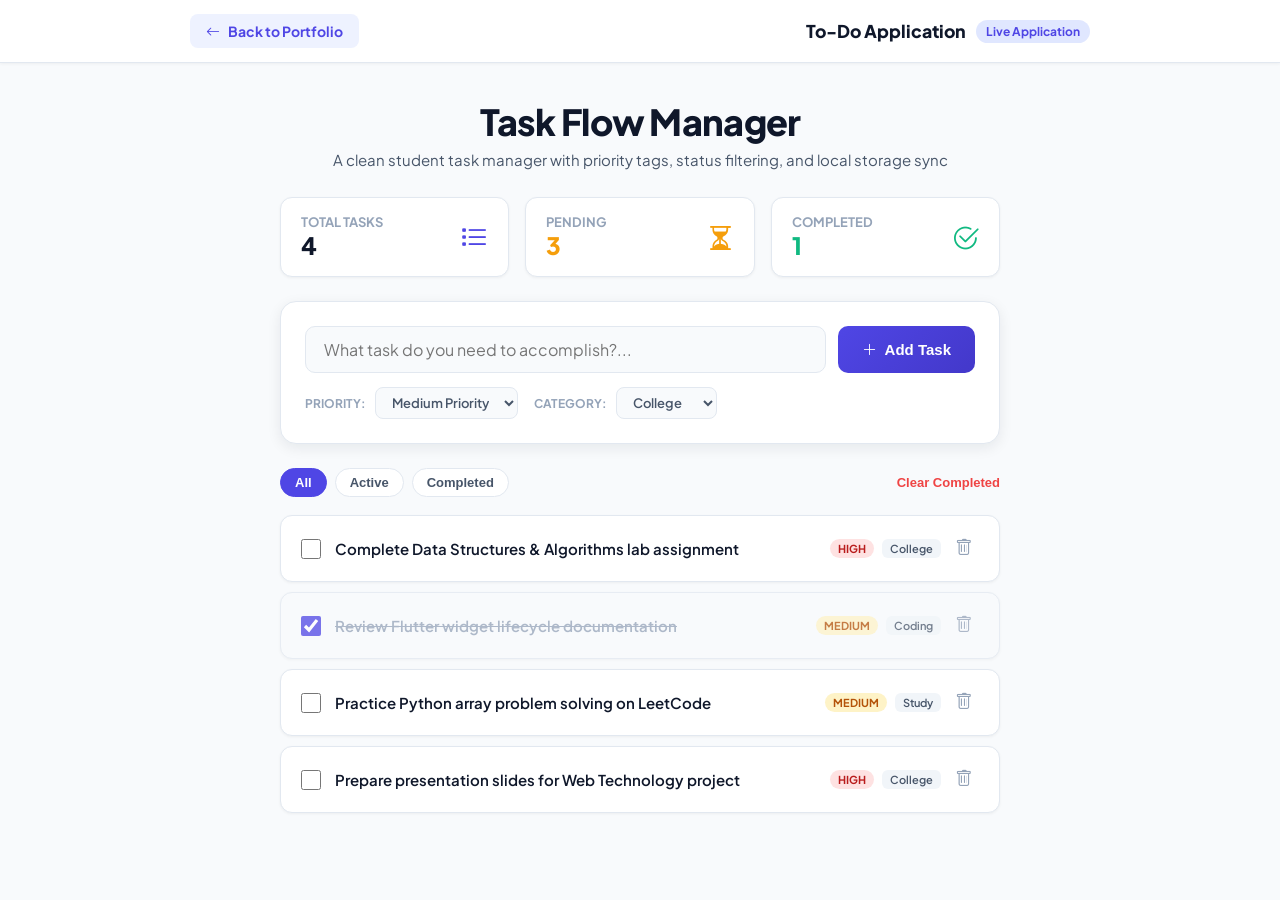
<file: projects/todo-app/index.html>
<!DOCTYPE html>
<html lang="en">
<head>
  <meta charset="UTF-8">
  <meta name="viewport" content="width=device-width, initial-scale=1.0">
  <title>Modern To-Do Task Manager | Pushti.dev</title>
  <link rel="preconnect" href="https://fonts.googleapis.com">
  <link rel="preconnect" href="https://fonts.gstatic.com" crossorigin>
  <link href="https://fonts.googleapis.com/css2?family=Plus+Jakarta+Sans:wght@400;500;600;700;800&display=swap" rel="stylesheet">
  <link rel="stylesheet" href="https://cdn.jsdelivr.net/npm/bootstrap-icons@1.11.3/font/bootstrap-icons.min.css">
  <link rel="stylesheet" href="style.css">
</head>
<body>

  <!-- Top Bar with Return Navigation -->
  <header class="top-nav">
    <div class="top-nav-container">
      <a href="../../index.html#projects" class="btn-back">
        <i class="bi bi-arrow-left"></i>
        <span>Back to Portfolio</span>
      </a>
      <div class="nav-title-group">
        <span>To-Do Application</span>
        <span class="nav-badge">Live Application</span>
      </div>
    </div>
  </header>

  <main class="todo-container">
    
    <div class="todo-header">
      <h1 class="todo-title">Task Flow Manager</h1>
      <p class="todo-subtitle">A clean student task manager with priority tags, status filtering, and local storage sync</p>
    </div>

    <!-- Statistics Counters -->
    <div class="stats-row">
      <div class="stat-card">
        <div>
          <div class="stat-label">Total Tasks</div>
          <div class="stat-value" id="totalTasksCount">0</div>
        </div>
        <i class="bi bi-list-task" style="font-size: 1.75rem; color: var(--primary);"></i>
      </div>

      <div class="stat-card">
        <div>
          <div class="stat-label">Pending</div>
          <div class="stat-value" id="pendingTasksCount" style="color: #f59e0b;">0</div>
        </div>
        <i class="bi bi-hourglass-split" style="font-size: 1.75rem; color: #f59e0b;"></i>
      </div>

      <div class="stat-card">
        <div>
          <div class="stat-label">Completed</div>
          <div class="stat-value" id="completedTasksCount" style="color: #10b981;">0</div>
        </div>
        <i class="bi bi-check2-circle" style="font-size: 1.75rem; color: #10b981;"></i>
      </div>
    </div>

    <!-- Add Task Card -->
    <section class="add-task-card">
      <form id="addTaskForm">
        
        <div class="task-input-row">
          <input type="text" id="taskTitleInput" class="task-input" placeholder="What task do you need to accomplish?..." required>
          <button type="submit" class="btn-add-task">
            <i class="bi bi-plus-lg"></i>
            <span>Add Task</span>
          </button>
        </div>

        <div class="task-options-row">
          <div>
            <label for="prioritySelect" style="font-size: 0.75rem; font-weight: 700; color: var(--text-muted); text-transform: uppercase; margin-right: 6px;">Priority:</label>
            <select id="prioritySelect" class="select-meta">
              <option value="high">High Priority</option>
              <option value="medium" selected>Medium Priority</option>
              <option value="low">Low Priority</option>
            </select>
          </div>

          <div>
            <label for="categorySelect" style="font-size: 0.75rem; font-weight: 700; color: var(--text-muted); text-transform: uppercase; margin-right: 6px;">Category:</label>
            <select id="categorySelect" class="select-meta">
              <option value="College" selected>College</option>
              <option value="Coding">Coding</option>
              <option value="Study">Study</option>
              <option value="Personal">Personal</option>
            </select>
          </div>
        </div>

      </form>
    </section>

    <!-- Filter Buttons Bar -->
    <div class="filter-bar">
      <div class="filter-buttons">
        <button type="button" class="btn-filter active" data-filter="all">All</button>
        <button type="button" class="btn-filter" data-filter="active">Active</button>
        <button type="button" class="btn-filter" data-filter="completed">Completed</button>
      </div>
      <button type="button" class="btn-clear-completed" id="clearCompletedBtn">Clear Completed</button>
    </div>

    <!-- Tasks List Container -->
    <div class="task-list" id="tasksList">
      <!-- Generated via script.js -->
    </div>

  </main>

  <script src="script.js"></script>
</body>
</html>
</file>
<file: css/style.css>
/* ==========================================================================
   Pushti Dhupelia - Developer Portfolio Design System
   Modern, Clean, Responsive CSS for Pushti.dev
   ========================================================================== */

/* --------------------------------------------------------------------------
   1. Design Tokens & CSS Custom Properties
   -------------------------------------------------------------------------- */
:root {
  /* Color Palette - Modern Indigo / Purple / Slate */
  --bg-body: #f8fafc;
  --bg-surface: #ffffff;
  --bg-surface-elevated: #ffffff;
  --bg-muted: #f1f5f9;
  --bg-accent-subtle: #eef2ff;
  --bg-purple-subtle: #f5f3ff;
  --bg-sky-subtle: #f0f9ff;
  --bg-emerald-subtle: #ecfdf5;

  /* Brand Accents */
  --color-primary: #4f46e5;         /* Modern Indigo */
  --color-primary-hover: #4338ca;
  --color-primary-light: #6366f1;
  --color-secondary: #7c3aed;       /* Purple */
  --color-secondary-light: #8b5cf6;
  --color-sky: #0284c7;             /* Sky Blue */
  --color-sky-light: #38bdf8;
  --color-emerald: #10b981;         /* Status Green */
  --color-amber: #f59e0b;

  /* Typography Colors */
  --text-main: #0f172a;             /* Slate 900 */
  --text-secondary: #475569;        /* Slate 600 */
  --text-muted: #64748b;            /* Slate 500 */
  --text-inverse: #ffffff;

  /* Borders & Dividers */
  --border-color: #e2e8f0;          /* Slate 200 */
  --border-subtle: #edf2f7;
  --border-focus: #818cf8;

  /* Elevation & Shadows */
  --shadow-xs: 0 1px 2px 0 rgba(15, 23, 42, 0.04);
  --shadow-sm: 0 2px 4px 0 rgba(15, 23, 42, 0.05);
  --shadow-md: 0 4px 12px -2px rgba(15, 23, 42, 0.06), 0 2px 4px -2px rgba(15, 23, 42, 0.04);
  --shadow-lg: 0 12px 24px -4px rgba(15, 23, 42, 0.08), 0 4px 8px -4px rgba(15, 23, 42, 0.04);
  --shadow-xl: 0 20px 30px -6px rgba(15, 23, 42, 0.1), 0 8px 12px -6px rgba(15, 23, 42, 0.05);
  --shadow-primary-glow: 0 8px 24px -4px rgba(79, 70, 229, 0.25);

  /* Radius */
  --radius-sm: 8px;
  --radius-md: 12px;
  --radius-lg: 16px;
  --radius-xl: 22px;
  --radius-full: 9999px;

  /* Transitions */
  --transition-fast: 0.15s ease;
  --transition-normal: 0.25s cubic-bezier(0.16, 1, 0.3, 1);
  --transition-smooth: 0.4s cubic-bezier(0.16, 1, 0.3, 1);

  /* Layout */
  --max-width: 1200px;
  --navbar-height: 72px;

  /* Fonts */
  --font-sans: 'Plus Jakarta Sans', system-ui, -apple-system, BlinkMacSystemFont, 'Segoe UI', Roboto, sans-serif;
  --font-mono: 'JetBrains Mono', ui-monospace, SFMono-Regular, Menlo, Monaco, Consolas, monospace;
}

/* --------------------------------------------------------------------------
   2. Reset & Global Styles
   -------------------------------------------------------------------------- */
*,
*::before,
*::after {
  box-sizing: border-box;
  margin: 0;
  padding: 0;
}

html {
  scroll-behavior: smooth;
  scroll-padding-top: calc(var(--navbar-height) + 24px);
  font-size: 16px;
  -webkit-text-size-adjust: 100%;
}

body {
  font-family: var(--font-sans);
  background-color: var(--bg-body);
  color: var(--text-main);
  line-height: 1.6;
  min-height: 100vh;
  display: flex;
  flex-direction: column;
  -webkit-font-smoothing: antialiased;
  -moz-osx-font-smoothing: grayscale;
  overflow-x: hidden;
}

img,
svg {
  display: block;
  max-width: 100%;
}

a {
  color: inherit;
  text-decoration: none;
  transition: color var(--transition-fast);
}

button,
input,
textarea {
  font: inherit;
  border: none;
  outline: none;
}

button {
  cursor: pointer;
  background: none;
}

ul, ol {
  list-style: none;
}

::selection {
  background-color: #c7d2fe;
  color: #1e1b4b;
}

/* Focus styles for accessibility */
a:focus-visible,
button:focus-visible,
input:focus-visible,
textarea:focus-visible {
  outline: 2px solid var(--color-primary);
  outline-offset: 2px;
}

/* --------------------------------------------------------------------------
   3. Layout & Utilities
   -------------------------------------------------------------------------- */
.container {
  width: 100%;
  max-width: var(--max-width);
  margin-left: auto;
  margin-right: auto;
  padding-left: 24px;
  padding-right: 24px;
}

.section {
  padding: 96px 0;
  position: relative;
}

.section-alt {
  background-color: #f1f5f9;
}

/* Section Header Typography */
.section-header {
  text-align: center;
  max-width: 640px;
  margin: 0 auto 56px auto;
}

.section-badge {
  display: inline-flex;
  align-items: center;
  gap: 8px;
  padding: 6px 14px;
  background-color: var(--bg-accent-subtle);
  border: 1px solid #e0e7ff;
  border-radius: var(--radius-full);
  font-size: 0.8125rem;
  font-weight: 600;
  color: var(--color-primary);
  letter-spacing: 0.02em;
  text-transform: uppercase;
  margin-bottom: 12px;
}

.section-badge i {
  font-size: 0.875rem;
}

.section-title {
  font-size: 2.25rem;
  font-weight: 800;
  color: var(--text-main);
  line-height: 1.25;
  letter-spacing: -0.02em;
  margin-bottom: 12px;
}

.section-description {
  font-size: 1.0625rem;
  color: var(--text-secondary);
  line-height: 1.6;
}

/* Grid & Flex Utilities */
.grid-2 {
  display: grid;
  grid-template-columns: repeat(2, 1fr);
  gap: 32px;
}

.grid-3 {
  display: grid;
  grid-template-columns: repeat(3, 1fr);
  gap: 28px;
}

.grid-4 {
  display: grid;
  grid-template-columns: repeat(4, 1fr);
  gap: 20px;
}

/* Buttons */
.btn {
  display: inline-flex;
  align-items: center;
  justify-content: center;
  gap: 8px;
  padding: 11px 22px;
  font-size: 0.9375rem;
  font-weight: 600;
  border-radius: var(--radius-md);
  transition: all var(--transition-normal);
  white-space: nowrap;
}

.btn-primary {
  background: linear-gradient(135deg, var(--color-primary) 0%, #4338ca 100%);
  color: var(--text-inverse);
  box-shadow: 0 4px 14px 0 rgba(79, 70, 229, 0.3);
}

.btn-primary:hover {
  background: linear-gradient(135deg, #4338ca 0%, #3730a3 100%);
  box-shadow: var(--shadow-primary-glow);
  transform: translateY(-2px);
}

.btn-secondary {
  background-color: var(--bg-surface);
  color: var(--text-main);
  border: 1px solid var(--border-color);
  box-shadow: var(--shadow-xs);
}

.btn-secondary:hover {
  background-color: var(--bg-muted);
  border-color: #cbd5e1;
  color: var(--color-primary);
  transform: translateY(-2px);
  box-shadow: var(--shadow-sm);
}

.btn-outline-primary {
  background-color: transparent;
  color: var(--color-primary);
  border: 1.5px solid #c7d2fe;
}

.btn-outline-primary:hover {
  background-color: var(--bg-accent-subtle);
  border-color: var(--color-primary);
  transform: translateY(-2px);
}

.btn-sm {
  padding: 8px 14px;
  font-size: 0.8125rem;
  border-radius: var(--radius-sm);
}

.btn i {
  font-size: 1.05em;
  transition: transform var(--transition-fast);
}

.btn:hover i.bi-arrow-right {
  transform: translateX(3px);
}

/* Badges & Tags */
.tech-tag {
  display: inline-flex;
  align-items: center;
  gap: 6px;
  padding: 4px 10px;
  font-size: 0.75rem;
  font-weight: 600;
  border-radius: var(--radius-full);
  background-color: var(--bg-muted);
  color: var(--text-secondary);
  border: 1px solid var(--border-color);
  font-family: var(--font-mono);
}

.tech-tag-indigo {
  background-color: #eef2ff;
  color: #4338ca;
  border-color: #e0e7ff;
}

.tech-tag-purple {
  background-color: #f5f3ff;
  color: #6d28d9;
  border-color: #ede9fe;
}

.tech-tag-sky {
  background-color: #f0f9ff;
  color: #0369a1;
  border-color: #e0f2fe;
}

/* Card Baseline */
.card {
  background-color: var(--bg-surface);
  border: 1px solid var(--border-color);
  border-radius: var(--radius-lg);
  box-shadow: var(--shadow-md);
  transition: all var(--transition-normal);
}

.card:hover {
  box-shadow: var(--shadow-xl);
  border-color: #cbd5e1;
}

/* --------------------------------------------------------------------------
   4. Navigation Bar
   -------------------------------------------------------------------------- */
.navbar {
  position: sticky;
  top: 0;
  left: 0;
  width: 100%;
  height: var(--navbar-height);
  background-color: rgba(255, 255, 255, 0.85);
  backdrop-filter: blur(12px);
  -webkit-backdrop-filter: blur(12px);
  border-bottom: 1px solid rgba(226, 232, 240, 0.8);
  z-index: 1000;
  transition: all var(--transition-normal);
}

.navbar.scrolled {
  background-color: rgba(255, 255, 255, 0.95);
  box-shadow: 0 4px 20px -2px rgba(15, 23, 42, 0.06);
}

.navbar .container {
  height: 100%;
  display: flex;
  align-items: center;
  justify-content: space-between;
}

/* Brand / Logo */
.nav-brand {
  display: flex;
  align-items: center;
  gap: 10px;
  font-size: 1.25rem;
  font-weight: 800;
  color: var(--text-main);
  letter-spacing: -0.02em;
}

.brand-icon {
  width: 36px;
  height: 36px;
  border-radius: 10px;
  background: linear-gradient(135deg, var(--color-primary) 0%, var(--color-secondary) 100%);
  display: flex;
  align-items: center;
  justify-content: center;
  color: #ffffff;
  font-size: 1rem;
  font-family: var(--font-mono);
  font-weight: 700;
  box-shadow: 0 2px 8px rgba(79, 70, 229, 0.25);
}

.brand-text {
  font-family: var(--font-sans);
}

.brand-dot {
  color: var(--color-primary);
}

/* Nav Links */
.nav-menu {
  display: flex;
  align-items: center;
  gap: 32px;
}

.nav-links {
  display: flex;
  align-items: center;
  gap: 28px;
}

.nav-link {
  font-size: 0.9375rem;
  font-weight: 600;
  color: var(--text-secondary);
  position: relative;
  padding: 6px 0;
  transition: color var(--transition-fast);
}

.nav-link::after {
  content: '';
  position: absolute;
  bottom: 0;
  left: 0;
  width: 0%;
  height: 2px;
  background: linear-gradient(90deg, var(--color-primary), var(--color-secondary));
  border-radius: 2px;
  transition: width var(--transition-normal);
}

.nav-link:hover {
  color: var(--color-primary);
}

.nav-link:hover::after,
.nav-link.active::after {
  width: 100%;
}

.nav-link.active {
  color: var(--color-primary);
}

/* Resume CTA in Nav */
.nav-cta {
  display: flex;
  align-items: center;
}

/* Mobile Toggle Hamburger */
.mobile-toggle {
  display: none;
  flex-direction: column;
  justify-content: center;
  align-items: center;
  width: 40px;
  height: 40px;
  border-radius: var(--radius-sm);
  background-color: var(--bg-muted);
  border: 1px solid var(--border-color);
  padding: 8px;
  gap: 5px;
  cursor: pointer;
  z-index: 1010;
  transition: background-color var(--transition-fast);
}

.mobile-toggle:hover {
  background-color: #e2e8f0;
}

.mobile-toggle span {
  display: block;
  width: 20px;
  height: 2px;
  background-color: var(--text-main);
  border-radius: 2px;
  transition: all var(--transition-normal);
}

/* Hamburger active transformation */
.mobile-toggle.active span:nth-child(1) {
  transform: translateY(7px) rotate(45deg);
}

.mobile-toggle.active span:nth-child(2) {
  opacity: 0;
  transform: translateX(-8px);
}

.mobile-toggle.active span:nth-child(3) {
  transform: translateY(-7px) rotate(-45deg);
}

/* --------------------------------------------------------------------------
   5. Hero Section
   -------------------------------------------------------------------------- */
.hero-section {
  padding: 80px 0 100px 0;
  background: radial-gradient(circle at 10% 20%, rgba(238, 242, 255, 0.7) 0%, rgba(248, 250, 252, 0.4) 70%);
  position: relative;
  overflow: hidden;
}

/* Subtle background accent blur circles */
.hero-bg-glow-1 {
  position: absolute;
  top: -100px;
  right: -50px;
  width: 400px;
  height: 400px;
  border-radius: 50%;
  background: radial-gradient(circle, rgba(124, 58, 237, 0.08) 0%, rgba(79, 70, 229, 0.02) 70%);
  filter: blur(60px);
  pointer-events: none;
}

.hero-bg-glow-2 {
  position: absolute;
  bottom: 0;
  left: 5%;
  width: 350px;
  height: 350px;
  border-radius: 50%;
  background: radial-gradient(circle, rgba(2, 132, 199, 0.06) 0%, rgba(79, 70, 229, 0.01) 70%);
  filter: blur(60px);
  pointer-events: none;
}

.hero-grid {
  display: grid;
  grid-template-columns: 1.15fr 0.85fr;
  align-items: center;
  gap: 48px;
}

/* Hero Content */
.hero-content {
  display: flex;
  flex-direction: column;
  align-items: flex-start;
}

.hero-status-pill {
  display: inline-flex;
  align-items: center;
  gap: 8px;
  padding: 6px 14px;
  background-color: #ffffff;
  border: 1px solid #e2e8f0;
  border-radius: var(--radius-full);
  font-size: 0.8125rem;
  font-weight: 600;
  color: var(--text-secondary);
  box-shadow: var(--shadow-xs);
  margin-bottom: 20px;
}

.status-dot {
  width: 8px;
  height: 8px;
  border-radius: 50%;
  background-color: var(--color-emerald);
  position: relative;
}

.status-dot::after {
  content: '';
  position: absolute;
  top: -2px;
  left: -2px;
  width: 12px;
  height: 12px;
  border-radius: 50%;
  background-color: var(--color-emerald);
  opacity: 0.4;
  animation: pulse 2s infinite;
}

@keyframes pulse {
  0% { transform: scale(0.9); opacity: 0.6; }
  50% { transform: scale(1.6); opacity: 0; }
  100% { transform: scale(0.9); opacity: 0.6; }
}

.hero-greeting {
  font-size: 1.125rem;
  font-weight: 600;
  color: var(--color-primary);
  margin-bottom: 6px;
  letter-spacing: 0.01em;
}

.hero-name {
  font-size: 3.5rem;
  font-weight: 800;
  line-height: 1.1;
  color: var(--text-main);
  letter-spacing: -0.03em;
  margin-bottom: 12px;
}

.hero-name .highlight {
  background: linear-gradient(135deg, var(--color-primary) 0%, var(--color-secondary) 100%);
  -webkit-background-clip: text;
  -webkit-text-fill-color: transparent;
}

.hero-subtitle {
  font-size: 1.375rem;
  font-weight: 700;
  color: var(--text-secondary);
  line-height: 1.4;
  margin-bottom: 18px;
}

.hero-description {
  font-size: 1.0625rem;
  color: var(--text-secondary);
  line-height: 1.7;
  max-width: 540px;
  margin-bottom: 28px;
}

.hero-actions {
  display: flex;
  align-items: center;
  gap: 16px;
  margin-bottom: 36px;
  flex-wrap: wrap;
}

/* Tech Highlights Row */
.hero-tech-highlights {
  display: flex;
  flex-direction: column;
  gap: 10px;
  width: 100%;
}

.tech-label {
  font-size: 0.75rem;
  font-weight: 700;
  color: var(--text-muted);
  text-transform: uppercase;
  letter-spacing: 0.08em;
}

.tech-badges-list {
  display: flex;
  align-items: center;
  flex-wrap: wrap;
  gap: 10px;
}

.hero-tech-badge {
  display: inline-flex;
  align-items: center;
  gap: 6px;
  padding: 6px 14px;
  background-color: #ffffff;
  border: 1px solid #e2e8f0;
  border-radius: var(--radius-full);
  font-size: 0.8125rem;
  font-weight: 600;
  color: var(--text-main);
  box-shadow: var(--shadow-xs);
  transition: all var(--transition-fast);
}

.hero-tech-badge:hover {
  border-color: var(--color-primary);
  color: var(--color-primary);
  transform: translateY(-2px);
  box-shadow: var(--shadow-sm);
}

.hero-tech-badge i {
  color: var(--color-primary);
  font-size: 0.9375rem;
}

/* Hero Right Side - Avatar & Decorative Elements */
.hero-visual {
  position: relative;
  display: flex;
  justify-content: center;
  align-items: center;
}

.avatar-wrapper {
  position: relative;
  width: 320px;
  height: 320px;
}

/* Subtle gradient halo */
.avatar-halo {
  position: absolute;
  inset: -8px;
  border-radius: 50%;
  background: linear-gradient(135deg, rgba(79, 70, 229, 0.4) 0%, rgba(124, 58, 237, 0.2) 50%, rgba(2, 132, 199, 0.4) 100%);
  filter: blur(8px);
  opacity: 0.7;
  animation: spinSlow 20s linear infinite;
}

@keyframes spinSlow {
  from { transform: rotate(0deg); }
  to { transform: rotate(360deg); }
}

.avatar-container {
  position: relative;
  width: 100%;
  height: 100%;
  border-radius: 50%;
  background-color: #ffffff;
  padding: 8px;
  box-shadow: 0 16px 36px -8px rgba(15, 23, 42, 0.12);
  border: 2px solid #ffffff;
  overflow: hidden;
  z-index: 2;
}

.avatar-image {
  width: 100%;
  height: 100%;
  border-radius: 50%;
  object-fit: cover;
  background-color: var(--bg-muted);
}

/* Floating Developer Badges */
.floating-element {
  position: absolute;
  background-color: #ffffff;
  border: 1px solid #e2e8f0;
  border-radius: var(--radius-md);
  padding: 8px 14px;
  box-shadow: var(--shadow-lg);
  display: flex;
  align-items: center;
  gap: 8px;
  font-size: 0.8125rem;
  font-weight: 700;
  color: var(--text-main);
  z-index: 10;
  pointer-events: none;
  animation: floatSlow 6s ease-in-out infinite;
}

.floating-element i {
  font-size: 1.125rem;
}

.float-code {
  top: -10px;
  left: -20px;
  color: var(--color-primary);
  border-left: 3px solid var(--color-primary);
  animation-delay: 0s;
}

.float-flutter {
  top: 30px;
  right: -30px;
  color: #0284c7;
  border-left: 3px solid #0284c7;
  animation-delay: 1.5s;
}

.float-git {
  bottom: 20px;
  left: -35px;
  color: #f97316;
  border-left: 3px solid #f97316;
  animation-delay: 3s;
}

.float-terminal {
  bottom: -15px;
  right: -10px;
  color: var(--color-secondary);
  border-left: 3px solid var(--color-secondary);
  font-family: var(--font-mono);
  animation-delay: 4.5s;
}

@keyframes floatSlow {
  0%, 100% {
    transform: translateY(0px);
  }
  50% {
    transform: translateY(-8px);
  }
}

/* --------------------------------------------------------------------------
   6. About Me Section
   -------------------------------------------------------------------------- */
.about-grid {
  display: grid;
  grid-template-columns: 1.05fr 0.95fr;
  gap: 36px;
  align-items: start;
}

.about-intro-card {
  padding: 36px;
  background-color: #ffffff;
  border-radius: var(--radius-lg);
  border: 1px solid var(--border-color);
  box-shadow: var(--shadow-md);
  display: flex;
  flex-direction: column;
  gap: 24px;
}

.about-intro-text {
  font-size: 1.0625rem;
  color: var(--text-secondary);
  line-height: 1.8;
}

/* Small Information Highlights (4 Cards) */
.about-highlights-grid {
  display: grid;
  grid-template-columns: repeat(2, 1fr);
  gap: 16px;
}

.highlight-card {
  display: flex;
  align-items: center;
  gap: 12px;
  padding: 16px;
  background-color: var(--bg-muted);
  border-radius: var(--radius-md);
  border: 1px solid var(--border-color);
  transition: all var(--transition-fast);
}

.highlight-card:hover {
  background-color: #ffffff;
  border-color: #cbd5e1;
  box-shadow: var(--shadow-sm);
  transform: translateY(-2px);
}

.highlight-card .icon-box {
  width: 40px;
  height: 40px;
  border-radius: 10px;
  background-color: #ffffff;
  border: 1px solid var(--border-color);
  display: flex;
  align-items: center;
  justify-content: center;
  font-size: 1.25rem;
  flex-shrink: 0;
  box-shadow: var(--shadow-xs);
}

.highlight-card .text-content {
  font-size: 0.875rem;
  font-weight: 700;
  color: var(--text-main);
  line-height: 1.3;
}

/* Education Card */
.education-card {
  padding: 36px;
  background-color: #ffffff;
  border-radius: var(--radius-lg);
  border: 1px solid var(--border-color);
  box-shadow: var(--shadow-md);
  position: relative;
  overflow: hidden;
}

.education-card::before {
  content: '';
  position: absolute;
  top: 0;
  left: 0;
  width: 6px;
  height: 100%;
  background: linear-gradient(180deg, var(--color-primary) 0%, var(--color-secondary) 100%);
}

.edu-header {
  display: flex;
  align-items: flex-start;
  justify-content: space-between;
  margin-bottom: 18px;
  flex-wrap: wrap;
  gap: 12px;
}

.edu-degree {
  font-size: 1.375rem;
  font-weight: 800;
  color: var(--text-main);
  margin-bottom: 4px;
}

.edu-institution {
  font-size: 1rem;
  font-weight: 600;
  color: var(--color-primary);
  display: flex;
  align-items: center;
  gap: 6px;
}

.edu-badge {
  padding: 5px 12px;
  background-color: var(--bg-accent-subtle);
  border: 1px solid #e0e7ff;
  border-radius: var(--radius-full);
  font-size: 0.8125rem;
  font-weight: 700;
  color: var(--color-primary);
  font-family: var(--font-mono);
}

.edu-focus-title {
  font-size: 0.875rem;
  font-weight: 700;
  color: var(--text-muted);
  text-transform: uppercase;
  letter-spacing: 0.05em;
  margin-bottom: 12px;
}

.edu-focus-list {
  display: flex;
  flex-wrap: wrap;
  gap: 8px;
  margin-bottom: 24px;
}

.edu-focus-item {
  display: inline-flex;
  align-items: center;
  gap: 6px;
  padding: 6px 12px;
  background-color: var(--bg-muted);
  border-radius: var(--radius-sm);
  font-size: 0.8125rem;
  font-weight: 600;
  color: var(--text-secondary);
  border: 1px solid var(--border-color);
}

.edu-focus-item i {
  color: var(--color-primary);
  font-size: 0.875rem;
}

.edu-meta-row {
  display: flex;
  align-items: center;
  gap: 20px;
  padding-top: 18px;
  border-top: 1px solid var(--border-color);
  font-size: 0.875rem;
  color: var(--text-muted);
  flex-wrap: wrap;
}

.edu-meta-item {
  display: flex;
  align-items: center;
  gap: 6px;
}

.edu-meta-item i {
  color: var(--color-primary);
}

/* --------------------------------------------------------------------------
   7. Skills Section
   -------------------------------------------------------------------------- */
.skills-controls {
  display: flex;
  align-items: center;
  justify-content: center;
  gap: 10px;
  margin-bottom: 40px;
  flex-wrap: wrap;
}

.filter-tab {
  padding: 8px 18px;
  background-color: #ffffff;
  border: 1px solid var(--border-color);
  border-radius: var(--radius-full);
  font-size: 0.875rem;
  font-weight: 600;
  color: var(--text-secondary);
  cursor: pointer;
  transition: all var(--transition-fast);
}

.filter-tab:hover {
  background-color: var(--bg-muted);
  color: var(--text-main);
  border-color: #cbd5e1;
}

.filter-tab.active {
  background-color: var(--color-primary);
  border-color: var(--color-primary);
  color: #ffffff;
  box-shadow: 0 4px 12px rgba(79, 70, 229, 0.25);
}

.skills-grid {
  display: grid;
  grid-template-columns: repeat(3, 1fr);
  gap: 24px;
}

.skill-card {
  background-color: #ffffff;
  border: 1px solid var(--border-color);
  border-radius: var(--radius-lg);
  padding: 28px;
  box-shadow: var(--shadow-sm);
  display: flex;
  flex-direction: column;
  transition: all var(--transition-normal);
  position: relative;
}

.skill-card:hover {
  transform: translateY(-5px);
  border-color: #c7d2fe;
  box-shadow: var(--shadow-xl);
}

.skill-card-top {
  display: flex;
  align-items: center;
  gap: 16px;
  margin-bottom: 16px;
}

.skill-icon-wrap {
  width: 52px;
  height: 52px;
  border-radius: 12px;
  display: flex;
  align-items: center;
  justify-content: center;
  font-size: 1.75rem;
  flex-shrink: 0;
  transition: transform var(--transition-fast);
}

.skill-card:hover .skill-icon-wrap {
  transform: scale(1.08);
}

/* Icon specific accents */
.icon-python {
  background-color: #f0f9ff;
  color: #0284c7;
  border: 1px solid #bae6fd;
}

.icon-java {
  background-color: #fff1f2;
  color: #e11d48;
  border: 1px solid #fecdd3;
}

.icon-cpp {
  background-color: #eff6ff;
  color: #2563eb;
  border: 1px solid #bfdbfe;
}

.icon-flutter {
  background-color: #f0f9ff;
  color: #0284c7;
  border: 1px solid #bae6fd;
}

.icon-devops {
  background-color: #f5f3ff;
  color: #7c3aed;
  border: 1px solid #ddd6fe;
}

.icon-git {
  background-color: #fff7ed;
  color: #ea580c;
  border: 1px solid #fed7aa;
}

.icon-github {
  background-color: #f8fafc;
  color: #0f172a;
  border: 1px solid #cbd5e1;
}

.skill-title-group {
  display: flex;
  flex-direction: column;
}

.skill-name {
  font-size: 1.125rem;
  font-weight: 700;
  color: var(--text-main);
  line-height: 1.25;
}

.skill-category-label {
  font-size: 0.75rem;
  font-weight: 600;
  color: var(--text-muted);
  text-transform: uppercase;
  letter-spacing: 0.05em;
  margin-top: 2px;
}

.skill-points {
  margin-top: 8px;
  display: flex;
  flex-direction: column;
  gap: 8px;
}

.skill-point {
  display: flex;
  align-items: center;
  gap: 8px;
  font-size: 0.875rem;
  color: var(--text-secondary);
  line-height: 1.4;
}

.skill-point i {
  color: var(--color-primary);
  font-size: 0.75rem;
  flex-shrink: 0;
}

/* --------------------------------------------------------------------------
   8. Projects Section
   -------------------------------------------------------------------------- */
.projects-grid {
  display: grid;
  grid-template-columns: repeat(3, 1fr);
  gap: 28px;
}

.project-card {
  background-color: #ffffff;
  border: 1px solid var(--border-color);
  border-radius: var(--radius-lg);
  box-shadow: var(--shadow-sm);
  display: flex;
  flex-direction: column;
  overflow: hidden;
  transition: all var(--transition-normal);
}

.project-card:hover {
  transform: translateY(-6px);
  border-color: #c7d2fe;
  box-shadow: var(--shadow-xl);
}

.project-thumb {
  position: relative;
  width: 100%;
  aspect-ratio: 16 / 9.5;
  background-color: #0f172a;
  overflow: hidden;
}

.project-thumb img {
  width: 100%;
  height: 100%;
  object-fit: cover;
  transition: transform 0.5s ease;
}

.project-card:hover .project-thumb img {
  transform: scale(1.03);
}

.project-body {
  padding: 24px;
  display: flex;
  flex-direction: column;
  flex-grow: 1;
}

.project-tags {
  display: flex;
  flex-wrap: wrap;
  gap: 6px;
  margin-bottom: 12px;
}

.project-title {
  font-size: 1.2rem;
  font-weight: 700;
  color: var(--text-main);
  line-height: 1.3;
  margin-bottom: 10px;
}

.project-description {
  font-size: 0.90625rem;
  color: var(--text-secondary);
  line-height: 1.6;
  margin-bottom: 20px;
  flex-grow: 1;
}

.project-footer {
  display: flex;
  align-items: center;
  justify-content: space-between;
  gap: 12px;
  padding-top: 16px;
  border-top: 1px solid var(--border-color);
}

.btn-view-project {
  display: inline-flex;
  align-items: center;
  gap: 6px;
  font-size: 0.875rem;
  font-weight: 700;
  color: var(--color-primary);
  background: none;
  padding: 4px 0;
  cursor: pointer;
  transition: color var(--transition-fast);
}

.btn-view-project i {
  font-size: 1rem;
  transition: transform var(--transition-fast);
}

.btn-view-project:hover {
  color: var(--color-primary-hover);
}

.btn-view-project:hover i {
  transform: translateX(4px);
}

.btn-github-icon {
  width: 36px;
  height: 36px;
  border-radius: 8px;
  background-color: var(--bg-muted);
  border: 1px solid var(--border-color);
  display: flex;
  align-items: center;
  justify-content: center;
  color: var(--text-main);
  font-size: 1.125rem;
  transition: all var(--transition-fast);
}

.btn-github-icon:hover {
  background-color: #0f172a;
  color: #ffffff;
  border-color: #0f172a;
  transform: translateY(-2px);
}

/* --------------------------------------------------------------------------
   9. Contact Section
   -------------------------------------------------------------------------- */
.contact-grid {
  display: grid;
  grid-template-columns: 0.95fr 1.05fr;
  gap: 40px;
  align-items: start;
}

/* Left Contact Column */
.contact-info-panel {
  display: flex;
  flex-direction: column;
  gap: 28px;
}

.contact-info-text {
  font-size: 1.0625rem;
  color: var(--text-secondary);
  line-height: 1.7;
}

.contact-cards-list {
  display: flex;
  flex-direction: column;
  gap: 16px;
}

.contact-info-card {
  display: flex;
  align-items: center;
  gap: 16px;
  padding: 18px 20px;
  background-color: #ffffff;
  border: 1px solid var(--border-color);
  border-radius: var(--radius-md);
  box-shadow: var(--shadow-sm);
  transition: all var(--transition-fast);
}

.contact-info-card:hover {
  border-color: #c7d2fe;
  box-shadow: var(--shadow-md);
  transform: translateY(-2px);
}

.contact-icon-box {
  width: 44px;
  height: 44px;
  border-radius: 12px;
  background-color: var(--bg-accent-subtle);
  border: 1px solid #e0e7ff;
  color: var(--color-primary);
  display: flex;
  align-items: center;
  justify-content: center;
  font-size: 1.25rem;
  flex-shrink: 0;
}

.contact-card-content {
  display: flex;
  flex-direction: column;
  flex-grow: 1;
}

.contact-label {
  font-size: 0.75rem;
  font-weight: 700;
  color: var(--text-muted);
  text-transform: uppercase;
  letter-spacing: 0.05em;
}

.contact-value {
  font-size: 0.9375rem;
  font-weight: 600;
  color: var(--text-main);
  word-break: break-all;
}

.btn-copy-email {
  background-color: var(--bg-muted);
  border: 1px solid var(--border-color);
  border-radius: var(--radius-sm);
  padding: 6px 10px;
  font-size: 0.75rem;
  font-weight: 600;
  color: var(--text-secondary);
  display: inline-flex;
  align-items: center;
  gap: 4px;
  transition: all var(--transition-fast);
}

.btn-copy-email:hover {
  background-color: var(--bg-accent-subtle);
  color: var(--color-primary);
  border-color: #c7d2fe;
}

/* Right Contact Column - Form */
.contact-form-card {
  background-color: #ffffff;
  border: 1px solid var(--border-color);
  border-radius: var(--radius-lg);
  padding: 36px;
  box-shadow: var(--shadow-md);
}

.form-group {
  margin-bottom: 20px;
  position: relative;
}

.form-label {
  display: block;
  font-size: 0.875rem;
  font-weight: 600;
  color: var(--text-main);
  margin-bottom: 8px;
}

.input-wrapper {
  position: relative;
  width: 100%;
}

.input-status-icon {
  position: absolute;
  right: 14px;
  top: 50%;
  transform: translateY(-50%);
  font-size: 1rem;
  pointer-events: none;
  display: none;
}

.form-input,
.form-textarea {
  width: 100%;
  padding: 12px 16px;
  border-radius: var(--radius-md);
  border: 1.5px solid var(--border-color);
  background-color: #f8fafc;
  color: var(--text-main);
  font-size: 0.9375rem;
  transition: all var(--transition-fast);
}

.form-input:focus,
.form-textarea:focus {
  background-color: #ffffff;
  border-color: var(--color-primary);
  box-shadow: 0 0 0 3px rgba(79, 70, 229, 0.12);
}

/* Valid States */
.form-input.is-valid {
  border-color: #10b981;
  background-color: #f0fdf4;
  padding-right: 40px;
}

.form-input.is-valid:focus {
  border-color: #10b981;
  box-shadow: 0 0 0 3px rgba(16, 185, 129, 0.15);
}

.form-input.is-valid + .input-status-icon {
  display: block;
  color: #10b981;
}

.form-textarea.is-valid {
  border-color: #10b981;
  background-color: #f0fdf4;
}

.form-textarea.is-valid:focus {
  border-color: #10b981;
  box-shadow: 0 0 0 3px rgba(16, 185, 129, 0.15);
}

/* Invalid States */
.form-input.is-invalid {
  border-color: #ef4444;
  background-color: #fef2f2;
  padding-right: 40px;
}

.form-input.is-invalid:focus {
  border-color: #ef4444;
  box-shadow: 0 0 0 3px rgba(239, 68, 68, 0.15);
}

.form-input.is-invalid + .input-status-icon {
  display: block;
  color: #ef4444;
}

.form-textarea.is-invalid {
  border-color: #ef4444;
  background-color: #fef2f2;
}

.form-textarea.is-invalid:focus {
  border-color: #ef4444;
  box-shadow: 0 0 0 3px rgba(239, 68, 68, 0.15);
}

/* Error Messages */
.form-error {
  display: none;
  color: #dc2626;
  font-size: 0.8125rem;
  font-weight: 600;
  margin-top: 6px;
  animation: fadeInDown 0.2s ease forwards;
}

.form-error.visible {
  display: block;
}

/* Valid Feedback */
.form-valid-feedback {
  display: none;
  color: #10b981;
  font-size: 0.8125rem;
  font-weight: 600;
  margin-top: 6px;
  animation: fadeInDown 0.2s ease forwards;
}

.form-valid-feedback.visible {
  display: flex;
  align-items: center;
  gap: 6px;
}

@keyframes fadeInDown {
  from {
    opacity: 0;
    transform: translateY(-4px);
  }
  to {
    opacity: 1;
    transform: translateY(0);
  }
}

.form-textarea {
  resize: vertical;
  min-height: 120px;
}

.form-status-banner {
  display: none;
  padding: 14px 16px;
  border-radius: var(--radius-md);
  font-size: 0.875rem;
  font-weight: 600;
  margin-top: 16px;
  align-items: center;
  gap: 10px;
}

.form-status-banner.success {
  display: flex;
  background-color: #ecfdf5;
  border: 1px solid #a7f3d0;
  color: #065f46;
}

/* --------------------------------------------------------------------------
   10. Footer
   -------------------------------------------------------------------------- */
.footer {
  background-color: #ffffff;
  border-top: 1px solid var(--border-color);
  padding: 40px 0 32px 0;
  margin-top: auto;
}

.footer-top {
  display: flex;
  align-items: center;
  justify-content: space-between;
  padding-bottom: 28px;
  border-bottom: 1px solid var(--border-subtle);
  flex-wrap: wrap;
  gap: 20px;
}

.footer-brand {
  display: flex;
  align-items: center;
  gap: 10px;
  font-size: 1.25rem;
  font-weight: 800;
}

.footer-social-links {
  display: flex;
  align-items: center;
  gap: 12px;
}

.footer-social-btn {
  width: 40px;
  height: 40px;
  border-radius: 10px;
  background-color: var(--bg-muted);
  border: 1px solid var(--border-color);
  display: flex;
  align-items: center;
  justify-content: center;
  color: var(--text-main);
  font-size: 1.125rem;
  transition: all var(--transition-fast);
}

.footer-social-btn:hover {
  background-color: var(--color-primary);
  color: #ffffff;
  border-color: var(--color-primary);
  transform: translateY(-2px);
}

.footer-bottom {
  display: flex;
  align-items: center;
  justify-content: space-between;
  padding-top: 24px;
  font-size: 0.875rem;
  color: var(--text-muted);
  flex-wrap: wrap;
  gap: 12px;
}

/* --------------------------------------------------------------------------
   11. Floating UI & Modals
   -------------------------------------------------------------------------- */
/* Back to top button */
.back-to-top {
  position: fixed;
  bottom: 28px;
  right: 28px;
  width: 44px;
  height: 44px;
  border-radius: 50%;
  background-color: var(--color-primary);
  color: #ffffff;
  display: flex;
  align-items: center;
  justify-content: center;
  box-shadow: 0 4px 14px rgba(79, 70, 229, 0.35);
  cursor: pointer;
  z-index: 990;
  opacity: 0;
  visibility: hidden;
  transform: translateY(12px);
  transition: all var(--transition-normal);
}

.back-to-top.visible {
  opacity: 1;
  visibility: visible;
  transform: translateY(0);
}

.back-to-top:hover {
  background-color: var(--color-primary-hover);
  transform: translateY(-3px);
  box-shadow: 0 6px 18px rgba(79, 70, 229, 0.45);
}

/* Generic Modal Overlay */
.modal-overlay {
  position: fixed;
  inset: 0;
  background-color: rgba(15, 23, 42, 0.6);
  backdrop-filter: blur(4px);
  -webkit-backdrop-filter: blur(4px);
  display: flex;
  align-items: center;
  justify-content: center;
  padding: 20px;
  z-index: 2000;
  opacity: 0;
  visibility: hidden;
  transition: all var(--transition-normal);
}

.modal-overlay.active {
  opacity: 1;
  visibility: visible;
}

.modal-container {
  background-color: #ffffff;
  border-radius: var(--radius-xl);
  max-width: 680px;
  width: 100%;
  max-height: 90vh;
  overflow-y: auto;
  box-shadow: var(--shadow-xl);
  border: 1px solid var(--border-color);
  transform: scale(0.95);
  transition: transform var(--transition-normal);
  position: relative;
}

.modal-overlay.active .modal-container {
  transform: scale(1);
}

.modal-header {
  display: flex;
  align-items: center;
  justify-content: space-between;
  padding: 24px 28px;
  border-bottom: 1px solid var(--border-color);
  position: sticky;
  top: 0;
  background-color: #ffffff;
  z-index: 5;
}

.modal-title {
  font-size: 1.25rem;
  font-weight: 800;
  color: var(--text-main);
}

.modal-close-btn {
  width: 36px;
  height: 36px;
  border-radius: 50%;
  background-color: var(--bg-muted);
  border: 1px solid var(--border-color);
  display: flex;
  align-items: center;
  justify-content: center;
  font-size: 1.125rem;
  color: var(--text-secondary);
  cursor: pointer;
  transition: all var(--transition-fast);
}

.modal-close-btn:hover {
  background-color: #e2e8f0;
  color: var(--text-main);
}

.modal-body {
  padding: 28px;
}

/* Resume Modal Content Specifics */
.resume-preview {
  display: flex;
  flex-direction: column;
  gap: 24px;
}

.resume-header {
  border-bottom: 1px solid var(--border-color);
  padding-bottom: 16px;
}

.resume-name {
  font-size: 1.5rem;
  font-weight: 800;
  color: var(--text-main);
}

.resume-subtitle {
  font-size: 0.9375rem;
  color: var(--color-primary);
  font-weight: 600;
}

.resume-contact-row {
  display: flex;
  flex-wrap: wrap;
  gap: 16px;
  margin-top: 8px;
  font-size: 0.8125rem;
  color: var(--text-muted);
}

.resume-section-title {
  font-size: 1rem;
  font-weight: 800;
  color: var(--text-main);
  text-transform: uppercase;
  letter-spacing: 0.05em;
  border-bottom: 2px solid var(--bg-muted);
  padding-bottom: 6px;
  margin-bottom: 12px;
}

.resume-item {
  margin-bottom: 12px;
}

.resume-item-top {
  display: flex;
  justify-content: space-between;
  font-weight: 700;
  font-size: 0.9375rem;
  color: var(--text-main);
}

.resume-item-sub {
  font-size: 0.8125rem;
  color: var(--text-muted);
  margin-bottom: 4px;
}

.resume-item-desc {
  font-size: 0.875rem;
  color: var(--text-secondary);
  line-height: 1.5;
}

.modal-footer {
  display: flex;
  align-items: center;
  justify-content: flex-end;
  gap: 12px;
  padding: 18px 28px;
  border-top: 1px solid var(--border-color);
  background-color: #f8fafc;
  border-bottom-left-radius: var(--radius-xl);
  border-bottom-right-radius: var(--radius-xl);
}

/* --------------------------------------------------------------------------
   12. Scroll Reveal Animations
   -------------------------------------------------------------------------- */
.reveal-on-scroll {
  opacity: 0;
  transform: translateY(24px);
  transition: opacity 0.6s cubic-bezier(0.16, 1, 0.3, 1), transform 0.6s cubic-bezier(0.16, 1, 0.3, 1);
  will-change: opacity, transform;
}

.reveal-on-scroll.is-revealed {
  opacity: 1;
  transform: translateY(0);
}

/* --------------------------------------------------------------------------
   13. Responsive Media Queries
   -------------------------------------------------------------------------- */
/* Tablets & Smaller Laptops */
@media (max-width: 1024px) {
  .hero-name {
    font-size: 2.75rem;
  }

  .skills-grid {
    grid-template-columns: repeat(2, 1fr);
  }

  .projects-grid {
    grid-template-columns: repeat(2, 1fr);
  }

  .about-grid {
    grid-template-columns: 1fr;
    gap: 28px;
  }

  .avatar-wrapper {
    width: 280px;
    height: 280px;
  }
}

/* Tablets & Mobile */
@media (max-width: 768px) {
  .section {
    padding: 64px 0;
  }

  .section-title {
    font-size: 1.875rem;
  }

  /* Mobile Navbar */
  .mobile-toggle {
    display: flex;
  }

  .nav-menu {
    position: fixed;
    top: var(--navbar-height);
    left: 0;
    width: 100%;
    background-color: #ffffff;
    border-bottom: 1px solid var(--border-color);
    flex-direction: column;
    padding: 24px;
    gap: 20px;
    align-items: stretch;
    box-shadow: var(--shadow-xl);
    transform: translateY(-120%);
    opacity: 0;
    visibility: hidden;
    transition: all var(--transition-normal);
  }

  .nav-menu.open {
    transform: translateY(0);
    opacity: 1;
    visibility: visible;
  }

  .nav-links {
    flex-direction: column;
    align-items: flex-start;
    gap: 16px;
    width: 100%;
  }

  .nav-link {
    font-size: 1.0625rem;
    width: 100%;
    padding: 8px 0;
  }

  .nav-cta {
    width: 100%;
    padding-top: 12px;
    border-top: 1px solid var(--border-subtle);
  }

  .nav-cta .btn {
    width: 100%;
  }

  /* Hero Mobile */
  .hero-grid {
    grid-template-columns: 1fr;
    gap: 40px;
    text-align: center;
  }

  .hero-content {
    align-items: center;
  }

  .hero-name {
    font-size: 2.375rem;
  }

  .hero-actions {
    justify-content: center;
  }

  .tech-badges-list {
    justify-content: center;
  }

  .hero-visual {
    order: -1;
  }

  .avatar-wrapper {
    width: 240px;
    height: 240px;
  }

  /* Floating badges repositioning for mobile */
  .float-code {
    top: -5px;
    left: -10px;
  }

  .float-flutter {
    top: 20px;
    right: -15px;
  }

  .float-git {
    bottom: 10px;
    left: -15px;
  }

  .float-terminal {
    bottom: -10px;
    right: -10px;
  }

  /* Grids */
  .skills-grid {
    grid-template-columns: 1fr;
  }

  .projects-grid {
    grid-template-columns: 1fr;
  }

  .contact-grid {
    grid-template-columns: 1fr;
    gap: 32px;
  }

  .about-highlights-grid {
    grid-template-columns: 1fr;
  }
}

/* Small Mobile */
@media (max-width: 480px) {
  .hero-name {
    font-size: 2rem;
  }

  .hero-subtitle {
    font-size: 1.125rem;
  }

  .hero-actions .btn {
    width: 100%;
  }

  .avatar-wrapper {
    width: 200px;
    height: 200px;
  }

  .floating-element {
    padding: 6px 10px;
    font-size: 0.75rem;
  }

  .floating-element i {
    font-size: 0.9375rem;
  }

  .footer-top {
    flex-direction: column;
    align-items: flex-start;
  }

  .footer-bottom {
    flex-direction: column;
    align-items: flex-start;
  }
}
</file>
<file: projects/calculator/style.css>
/* ==========================================================================
   Modern Interactive Calculator - Stylesheet
   ========================================================================== */
:root {
  --primary: #4f46e5;
  --primary-light: #eef2ff;
  --bg-page: #f8fafc;
  --calc-bg: #090d16;
  --calc-surface: #131c2e;
  --calc-screen: #060911;
  --btn-num-bg: #1e293b;
  --btn-num-hover: #334155;
  --btn-op-bg: #312e81;
  --btn-op-hover: #4338ca;
  --btn-action-bg: #1e1b4b;
  --btn-equals: linear-gradient(135deg, #4f46e5 0%, #7c3aed 100%);
  --btn-equals-hover: linear-gradient(135deg, #4338ca 0%, #6d28d9 100%);
  --text-main: #f8fafc;
  --text-muted: #94a3b8;
  --border-color: #e2e8f0;
}

*, *::before, *::after {
  box-sizing: border-box;
  margin: 0;
  padding: 0;
}

body {
  font-family: 'Plus Jakarta Sans', system-ui, -apple-system, sans-serif;
  background-color: var(--bg-page);
  color: #0f172a;
  min-height: 100vh;
  display: flex;
  flex-direction: column;
}

/* Header */
.top-nav {
  background-color: #ffffff;
  border-bottom: 1px solid var(--border-color);
  padding: 14px 24px;
  position: sticky;
  top: 0;
  z-index: 100;
  box-shadow: 0 1px 3px rgba(0, 0, 0, 0.05);
}

.top-nav-container {
  max-width: 1100px;
  margin: 0 auto;
  display: flex;
  align-items: center;
  justify-content: space-between;
}

.btn-back {
  display: inline-flex;
  align-items: center;
  gap: 8px;
  padding: 8px 16px;
  background-color: var(--primary-light);
  color: var(--primary);
  border-radius: 8px;
  font-weight: 700;
  font-size: 0.875rem;
  text-decoration: none;
  transition: all 0.2s ease;
}

.btn-back:hover {
  background-color: var(--primary);
  color: #ffffff;
  transform: translateX(-3px);
}

.nav-title-group {
  display: flex;
  align-items: center;
  gap: 10px;
  font-weight: 800;
  font-size: 1.1rem;
}

.nav-badge {
  background-color: #e0e7ff;
  color: var(--primary);
  padding: 4px 10px;
  border-radius: 9999px;
  font-size: 0.75rem;
  font-weight: 700;
}

/* Calculator Wrapper */
.calc-wrapper {
  max-width: 1000px;
  margin: 40px auto;
  padding: 0 20px;
  display: flex;
  justify-content: center;
  align-items: flex-start;
  gap: 32px;
  flex-wrap: wrap;
}

/* Calculator Unit */
.calculator {
  width: 100%;
  max-width: 380px;
  background: var(--calc-bg);
  border-radius: 28px;
  padding: 24px;
  box-shadow: 0 24px 48px -12px rgba(15, 23, 42, 0.25), 0 0 0 1px rgba(255, 255, 255, 0.1);
}

/* Display Screen */
.calc-screen {
  background-color: var(--calc-screen);
  border-radius: 18px;
  padding: 20px 22px;
  margin-bottom: 20px;
  text-align: right;
  border: 1px solid rgba(255, 255, 255, 0.08);
  box-shadow: inset 0 2px 8px rgba(0, 0, 0, 0.5);
  display: flex;
  flex-direction: column;
  justify-content: space-between;
  min-height: 110px;
}

.history-expr {
  color: var(--text-muted);
  font-size: 1rem;
  font-family: 'JetBrains Mono', monospace;
  min-height: 24px;
  word-break: break-all;
  overflow: hidden;
  text-overflow: ellipsis;
}

.current-value {
  color: #ffffff;
  font-size: 2.5rem;
  font-weight: 800;
  font-family: 'JetBrains Mono', monospace;
  line-height: 1.1;
  word-break: break-all;
}

/* Keypad Grid */
.keypad {
  display: grid;
  grid-template-columns: repeat(4, 1fr);
  gap: 12px;
}

.btn-calc {
  height: 58px;
  border-radius: 14px;
  border: 1px solid rgba(255, 255, 255, 0.08);
  font-size: 1.25rem;
  font-weight: 700;
  display: flex;
  align-items: center;
  justify-content: center;
  cursor: pointer;
  transition: all 0.15s ease;
  user-select: none;
  font-family: inherit;
}

.btn-calc:active {
  transform: scale(0.94);
}

/* Number Buttons */
.btn-num {
  background-color: var(--btn-num-bg);
  color: #f8fafc;
}

.btn-num:hover {
  background-color: var(--btn-num-hover);
}

/* Operator Buttons */
.btn-op {
  background-color: var(--btn-op-bg);
  color: #818cf8;
}

.btn-op:hover {
  background-color: var(--btn-op-hover);
  color: #ffffff;
}

/* Utility / Top Function Buttons */
.btn-action {
  background-color: #1e1b4b;
  color: #38bdf8;
  font-size: 1.1rem;
}

.btn-action:hover {
  background-color: #312e81;
}

.btn-clear {
  color: #f43f5e;
}

/* Equals Button */
.btn-equals {
  background: var(--btn-equals);
  color: #ffffff;
  font-size: 1.5rem;
  box-shadow: 0 4px 14px rgba(99, 102, 241, 0.4);
}

.btn-equals:hover {
  background: var(--btn-equals-hover);
}

.btn-span-2 {
  grid-column: span 2;
}

/* History & Instructions Sidebar */
.calc-sidebar {
  flex: 1;
  min-width: 320px;
  max-width: 440px;
  display: flex;
  flex-direction: column;
  gap: 20px;
}

.sidebar-card {
  background-color: #ffffff;
  border: 1px solid var(--border-color);
  border-radius: 20px;
  padding: 24px;
  box-shadow: 0 4px 12px rgba(15, 23, 42, 0.06);
}

.sidebar-header {
  display: flex;
  justify-content: space-between;
  align-items: center;
  margin-bottom: 16px;
  border-bottom: 1px solid var(--border-color);
  padding-bottom: 12px;
}

.sidebar-title {
  font-size: 1.125rem;
  font-weight: 800;
  display: flex;
  align-items: center;
  gap: 8px;
}

.btn-clear-history {
  background: none;
  border: none;
  color: #ef4444;
  font-size: 0.8125rem;
  font-weight: 700;
  cursor: pointer;
}

.btn-clear-history:hover {
  text-decoration: underline;
}

.history-list {
  display: flex;
  flex-direction: column;
  gap: 10px;
  max-height: 260px;
  overflow-y: auto;
}

.history-item {
  padding: 10px 14px;
  background-color: #f8fafc;
  border: 1px solid var(--border-color);
  border-radius: 10px;
  cursor: pointer;
  transition: all 0.2s ease;
  text-align: right;
}

.history-item:hover {
  background-color: #eef2ff;
  border-color: #c7d2fe;
}

.history-item-expr {
  font-size: 0.8125rem;
  color: var(--text-muted);
  font-family: 'JetBrains Mono', monospace;
}

.history-item-res {
  font-size: 1.125rem;
  font-weight: 800;
  color: #0f172a;
  font-family: 'JetBrains Mono', monospace;
}

.empty-history {
  text-align: center;
  padding: 24px;
  color: var(--text-muted);
  font-size: 0.875rem;
}

/* Keyboard guide tags */
.kbd-tag {
  display: inline-block;
  padding: 2px 7px;
  font-size: 0.75rem;
  font-family: monospace;
  background-color: #f1f5f9;
  border: 1px solid #cbd5e1;
  border-radius: 4px;
  color: #334155;
  box-shadow: 0 1px 1px rgba(0,0,0,0.1);
}
</file>
<file: projects/student-registration/style.css>
/* ==========================================================================
   Student Registration Portal - Stylesheet
   ========================================================================== */
:root {
  --primary: #4f46e5;
  --primary-hover: #4338ca;
  --primary-light: #eef2ff;
  --text-main: #0f172a;
  --text-secondary: #475569;
  --text-muted: #64748b;
  --bg-page: #f8fafc;
  --bg-card: #ffffff;
  --border-color: #e2e8f0;
  --success: #10b981;
  --danger: #ef4444;
  --radius-md: 12px;
  --radius-lg: 16px;
  --shadow-sm: 0 1px 3px rgba(0, 0, 0, 0.05);
  --shadow-md: 0 4px 12px rgba(15, 23, 42, 0.08);
  --shadow-lg: 0 12px 24px -4px rgba(15, 23, 42, 0.1);
}

*, *::before, *::after {
  box-sizing: border-box;
  margin: 0;
  padding: 0;
}

body {
  font-family: 'Plus Jakarta Sans', system-ui, -apple-system, sans-serif;
  background-color: var(--bg-page);
  color: var(--text-main);
  line-height: 1.6;
  min-height: 100vh;
  display: flex;
  flex-direction: column;
}

/* Header & Top Navigation */
.top-nav {
  background-color: #ffffff;
  border-bottom: 1px solid var(--border-color);
  padding: 14px 24px;
  position: sticky;
  top: 0;
  z-index: 100;
  box-shadow: var(--shadow-sm);
}

.top-nav-container {
  max-width: 1200px;
  margin: 0 auto;
  display: flex;
  align-items: center;
  justify-content: space-between;
}

.btn-back {
  display: inline-flex;
  align-items: center;
  gap: 8px;
  padding: 8px 16px;
  background-color: var(--primary-light);
  color: var(--primary);
  border-radius: 8px;
  font-weight: 700;
  font-size: 0.875rem;
  text-decoration: none;
  transition: all 0.2s ease;
}

.btn-back:hover {
  background-color: var(--primary);
  color: #ffffff;
  transform: translateX(-3px);
}

.nav-title-group {
  display: flex;
  align-items: center;
  gap: 10px;
  font-weight: 800;
  color: var(--text-main);
  font-size: 1.1rem;
}

.nav-badge {
  background-color: #e0e7ff;
  color: var(--primary);
  padding: 4px 10px;
  border-radius: 9999px;
  font-size: 0.75rem;
  font-weight: 700;
}

/* Page Container */
.page-container {
  max-width: 1200px;
  margin: 36px auto;
  padding: 0 24px;
  width: 100%;
}

.portal-header {
  text-align: center;
  margin-bottom: 36px;
}

.portal-title {
  font-size: 2.25rem;
  font-weight: 800;
  letter-spacing: -0.02em;
  color: var(--text-main);
  margin-bottom: 8px;
}

.portal-subtitle {
  color: var(--text-secondary);
  font-size: 1rem;
}

/* Two-column layout */
.registration-grid {
  display: grid;
  grid-template-columns: 1.25fr 0.75fr;
  gap: 32px;
  align-items: start;
  margin-bottom: 48px;
}

/* Form Card */
.form-card {
  background-color: var(--bg-card);
  border: 1px solid var(--border-color);
  border-radius: var(--radius-lg);
  padding: 32px;
  box-shadow: var(--shadow-md);
}

.form-section-title {
  font-size: 1.25rem;
  font-weight: 800;
  margin-bottom: 24px;
  display: flex;
  align-items: center;
  gap: 10px;
  color: var(--text-main);
  border-bottom: 1px solid var(--border-color);
  padding-bottom: 12px;
}

.form-row {
  display: grid;
  grid-template-columns: 1fr 1fr;
  gap: 20px;
  margin-bottom: 18px;
}

.form-group {
  margin-bottom: 18px;
  position: relative;
}

.form-label {
  display: block;
  font-size: 0.875rem;
  font-weight: 700;
  margin-bottom: 6px;
  color: var(--text-main);
}

.form-control {
  width: 100%;
  padding: 10px 14px;
  border-radius: 8px;
  border: 1.5px solid var(--border-color);
  background-color: #f8fafc;
  font-size: 0.9375rem;
  color: var(--text-main);
  transition: all 0.2s ease;
  font-family: inherit;
}

.form-control:focus {
  outline: none;
  background-color: #ffffff;
  border-color: var(--primary);
  box-shadow: 0 0 0 3px rgba(79, 70, 229, 0.12);
}

.form-control.is-invalid {
  border-color: var(--danger);
  background-color: #fef2f2;
}

.form-control.is-valid {
  border-color: var(--success);
  background-color: #f0fdf4;
}

.error-text {
  display: none;
  color: var(--danger);
  font-size: 0.78125rem;
  font-weight: 600;
  margin-top: 4px;
}

.form-control.is-invalid ~ .error-text {
  display: block;
}

.form-actions {
  display: flex;
  gap: 14px;
  margin-top: 24px;
}

.btn-primary {
  flex: 1;
  background: linear-gradient(135deg, var(--primary) 0%, #4338ca 100%);
  color: #ffffff;
  border: none;
  padding: 12px 20px;
  border-radius: 8px;
  font-weight: 700;
  font-size: 1rem;
  cursor: pointer;
  display: inline-flex;
  align-items: center;
  justify-content: center;
  gap: 8px;
  transition: all 0.2s ease;
}

.btn-primary:hover {
  background: linear-gradient(135deg, #4338ca 0%, #3730a3 100%);
  box-shadow: 0 4px 14px rgba(79, 70, 229, 0.3);
  transform: translateY(-2px);
}

.btn-secondary {
  background-color: #f1f5f9;
  color: var(--text-secondary);
  border: 1px solid var(--border-color);
  padding: 12px 20px;
  border-radius: 8px;
  font-weight: 600;
  cursor: pointer;
  transition: all 0.2s ease;
}

.btn-secondary:hover {
  background-color: #e2e8f0;
  color: var(--text-main);
}

/* ID Card Preview Column */
.id-preview-panel {
  display: flex;
  flex-direction: column;
  gap: 20px;
  position: sticky;
  top: 90px;
}

.preview-title {
  font-size: 1.125rem;
  font-weight: 800;
  color: var(--text-main);
  display: flex;
  align-items: center;
  gap: 8px;
}

/* Realistic ID Card */
.id-card {
  background: linear-gradient(135deg, #1e1b4b 0%, #312e81 100%);
  color: #ffffff;
  border-radius: 16px;
  padding: 24px;
  box-shadow: var(--shadow-lg);
  border: 1px solid rgba(255, 255, 255, 0.15);
  position: relative;
  overflow: hidden;
}

.id-card-decor {
  position: absolute;
  top: -40px;
  right: -40px;
  width: 140px;
  height: 140px;
  border-radius: 50%;
  background: rgba(99, 102, 241, 0.2);
  filter: blur(20px);
}

.id-card-header {
  display: flex;
  align-items: center;
  justify-content: space-between;
  border-bottom: 1px solid rgba(255, 255, 255, 0.2);
  padding-bottom: 12px;
  margin-bottom: 18px;
}

.id-uni-name {
  font-size: 0.875rem;
  font-weight: 800;
  letter-spacing: 0.05em;
  text-transform: uppercase;
  color: #e0e7ff;
}

.id-badge {
  font-size: 0.6875rem;
  background-color: #10b981;
  color: #ffffff;
  padding: 2px 8px;
  border-radius: 9999px;
  font-weight: 700;
}

.id-body {
  display: flex;
  gap: 16px;
  align-items: center;
  margin-bottom: 20px;
}

.id-avatar {
  width: 72px;
  height: 72px;
  border-radius: 12px;
  background-color: rgba(255, 255, 255, 0.1);
  border: 2px solid rgba(255, 255, 255, 0.3);
  display: flex;
  align-items: center;
  justify-content: center;
  font-size: 2rem;
  color: #c7d2fe;
  flex-shrink: 0;
}

.id-details {
  display: flex;
  flex-direction: column;
}

.id-student-name {
  font-size: 1.125rem;
  font-weight: 800;
  color: #ffffff;
  line-height: 1.2;
}

.id-student-enroll {
  font-family: 'JetBrains Mono', monospace;
  font-size: 0.8125rem;
  color: #38bdf8;
  font-weight: 600;
  margin-top: 2px;
}

.id-meta-grid {
  display: grid;
  grid-template-columns: 1fr 1fr;
  gap: 12px;
  background-color: rgba(0, 0, 0, 0.2);
  padding: 12px 14px;
  border-radius: 10px;
  border: 1px solid rgba(255, 255, 255, 0.08);
}

.id-meta-item {
  display: flex;
  flex-direction: column;
}

.id-meta-label {
  font-size: 0.6875rem;
  color: #94a3b8;
  text-transform: uppercase;
  font-weight: 600;
}

.id-meta-val {
  font-size: 0.8125rem;
  font-weight: 700;
  color: #f1f5f9;
}

.id-footer-barcode {
  margin-top: 18px;
  display: flex;
  justify-content: space-between;
  align-items: center;
  padding-top: 12px;
  border-top: 1px solid rgba(255, 255, 255, 0.1);
}

.barcode-strip {
  letter-spacing: 3px;
  font-family: monospace;
  font-size: 0.875rem;
  color: #cbd5e1;
}

/* Records Table Card */
.records-card {
  background-color: var(--bg-card);
  border: 1px solid var(--border-color);
  border-radius: var(--radius-lg);
  padding: 32px;
  box-shadow: var(--shadow-md);
  margin-top: 24px;
}

.records-header {
  display: flex;
  justify-content: space-between;
  align-items: center;
  margin-bottom: 20px;
  flex-wrap: wrap;
  gap: 12px;
}

.table-responsive {
  overflow-x: auto;
}

.records-table {
  width: 100%;
  border-collapse: collapse;
  font-size: 0.875rem;
  text-align: left;
}

.records-table th {
  background-color: #f8fafc;
  padding: 12px 16px;
  border-bottom: 2px solid var(--border-color);
  color: var(--text-muted);
  font-weight: 700;
  text-transform: uppercase;
  font-size: 0.75rem;
}

.records-table td {
  padding: 12px 16px;
  border-bottom: 1px solid var(--border-color);
  color: var(--text-main);
}

.records-table tr:hover td {
  background-color: #f8fafc;
}

.btn-delete-record {
  color: var(--danger);
  background: none;
  border: none;
  cursor: pointer;
  padding: 4px;
  font-size: 1rem;
  border-radius: 4px;
}

.btn-delete-record:hover {
  background-color: #fef2f2;
}

/* Empty state */
.empty-records-msg {
  text-align: center;
  padding: 32px 0;
  color: var(--text-muted);
}

/* Responsive */
@media (max-width: 900px) {
  .registration-grid {
    grid-template-columns: 1fr;
  }
  
  .id-preview-panel {
    position: static;
  }

  .form-row {
    grid-template-columns: 1fr;
    gap: 0;
  }
}
</file>
<file: projects/todo-app/style.css>
/* ==========================================================================
   Modern To-Do Task Manager - Stylesheet
   ========================================================================== */
:root {
  --primary: #4f46e5;
  --primary-hover: #4338ca;
  --primary-light: #eef2ff;
  --bg-page: #f8fafc;
  --bg-card: #ffffff;
  --text-main: #0f172a;
  --text-secondary: #475569;
  --text-muted: #94a3b8;
  --border-color: #e2e8f0;
  --success: #10b981;
  --warning: #f59e0b;
  --danger: #ef4444;
  --radius-md: 12px;
  --radius-lg: 16px;
  --shadow-sm: 0 1px 3px rgba(0, 0, 0, 0.05);
  --shadow-md: 0 4px 14px rgba(15, 23, 42, 0.08);
}

*, *::before, *::after {
  box-sizing: border-box;
  margin: 0;
  padding: 0;
}

body {
  font-family: 'Plus Jakarta Sans', system-ui, -apple-system, sans-serif;
  background-color: var(--bg-page);
  color: var(--text-main);
  min-height: 100vh;
  display: flex;
  flex-direction: column;
}

/* Header */
.top-nav {
  background-color: #ffffff;
  border-bottom: 1px solid var(--border-color);
  padding: 14px 24px;
  position: sticky;
  top: 0;
  z-index: 100;
  box-shadow: var(--shadow-sm);
}

.top-nav-container {
  max-width: 900px;
  margin: 0 auto;
  display: flex;
  align-items: center;
  justify-content: space-between;
}

.btn-back {
  display: inline-flex;
  align-items: center;
  gap: 8px;
  padding: 8px 16px;
  background-color: var(--primary-light);
  color: var(--primary);
  border-radius: 8px;
  font-weight: 700;
  font-size: 0.875rem;
  text-decoration: none;
  transition: all 0.2s ease;
}

.btn-back:hover {
  background-color: var(--primary);
  color: #ffffff;
  transform: translateX(-3px);
}

.nav-title-group {
  display: flex;
  align-items: center;
  gap: 10px;
  font-weight: 800;
  font-size: 1.1rem;
}

.nav-badge {
  background-color: #e0e7ff;
  color: var(--primary);
  padding: 4px 10px;
  border-radius: 9999px;
  font-size: 0.75rem;
  font-weight: 700;
}

/* Main Container */
.todo-container {
  max-width: 760px;
  margin: 36px auto;
  padding: 0 20px;
  width: 100%;
}

.todo-header {
  text-align: center;
  margin-bottom: 28px;
}

.todo-title {
  font-size: 2.25rem;
  font-weight: 800;
  color: var(--text-main);
  letter-spacing: -0.02em;
  margin-bottom: 6px;
}

.todo-subtitle {
  color: var(--text-secondary);
  font-size: 0.9375rem;
}

/* Stats Row */
.stats-row {
  display: grid;
  grid-template-columns: repeat(3, 1fr);
  gap: 16px;
  margin-bottom: 24px;
}

.stat-card {
  background-color: #ffffff;
  border: 1px solid var(--border-color);
  border-radius: var(--radius-md);
  padding: 16px 20px;
  box-shadow: var(--shadow-sm);
  display: flex;
  align-items: center;
  justify-content: space-between;
}

.stat-label {
  font-size: 0.8125rem;
  font-weight: 700;
  color: var(--text-muted);
  text-transform: uppercase;
}

.stat-value {
  font-size: 1.5rem;
  font-weight: 800;
  color: var(--text-main);
}

/* Add Task Form Card */
.add-task-card {
  background-color: var(--bg-card);
  border: 1px solid var(--border-color);
  border-radius: var(--radius-lg);
  padding: 24px;
  box-shadow: var(--shadow-md);
  margin-bottom: 24px;
}

.task-input-row {
  display: flex;
  gap: 12px;
  margin-bottom: 14px;
}

.task-input {
  flex: 1;
  padding: 12px 18px;
  border-radius: 10px;
  border: 1.5px solid var(--border-color);
  background-color: #f8fafc;
  font-size: 1rem;
  color: var(--text-main);
  outline: none;
  transition: all 0.2s ease;
  font-family: inherit;
}

.task-input:focus {
  background-color: #ffffff;
  border-color: var(--primary);
  box-shadow: 0 0 0 3px rgba(79, 70, 229, 0.12);
}

.btn-add-task {
  background: linear-gradient(135deg, var(--primary) 0%, #4338ca 100%);
  color: #ffffff;
  border: none;
  padding: 12px 24px;
  border-radius: 10px;
  font-weight: 700;
  font-size: 0.9375rem;
  cursor: pointer;
  display: inline-flex;
  align-items: center;
  gap: 8px;
  transition: all 0.2s ease;
}

.btn-add-task:hover {
  background: linear-gradient(135deg, #4338ca 0%, #3730a3 100%);
  box-shadow: 0 4px 12px rgba(79, 70, 229, 0.3);
  transform: translateY(-2px);
}

.task-options-row {
  display: flex;
  gap: 16px;
  flex-wrap: wrap;
  align-items: center;
}

.select-meta {
  padding: 6px 12px;
  border-radius: 8px;
  border: 1px solid var(--border-color);
  background-color: #f8fafc;
  font-size: 0.8125rem;
  font-weight: 600;
  color: var(--text-secondary);
  font-family: inherit;
}

/* Filter Controls Bar */
.filter-bar {
  display: flex;
  justify-content: space-between;
  align-items: center;
  margin-bottom: 18px;
  flex-wrap: wrap;
  gap: 12px;
}

.filter-buttons {
  display: flex;
  gap: 8px;
}

.btn-filter {
  padding: 6px 14px;
  border-radius: 9999px;
  border: 1px solid var(--border-color);
  background-color: #ffffff;
  font-size: 0.8125rem;
  font-weight: 700;
  color: var(--text-secondary);
  cursor: pointer;
  transition: all 0.2s ease;
}

.btn-filter:hover {
  background-color: #f1f5f9;
}

.btn-filter.active {
  background-color: var(--primary);
  border-color: var(--primary);
  color: #ffffff;
}

.btn-clear-completed {
  background: none;
  border: none;
  color: var(--danger);
  font-size: 0.8125rem;
  font-weight: 700;
  cursor: pointer;
}

.btn-clear-completed:hover {
  text-decoration: underline;
}

/* Task List */
.task-list {
  display: flex;
  flex-direction: column;
  gap: 10px;
}

.task-item {
  background-color: #ffffff;
  border: 1px solid var(--border-color);
  border-radius: var(--radius-md);
  padding: 16px 20px;
  box-shadow: var(--shadow-sm);
  display: flex;
  align-items: center;
  justify-content: space-between;
  gap: 16px;
  transition: all 0.2s ease;
}

.task-item:hover {
  box-shadow: var(--shadow-md);
  border-color: #cbd5e1;
}

.task-item.completed {
  background-color: #f8fafc;
  opacity: 0.75;
}

.task-left {
  display: flex;
  align-items: center;
  gap: 14px;
  flex-grow: 1;
}

.task-checkbox {
  width: 20px;
  height: 20px;
  accent-color: var(--primary);
  cursor: pointer;
}

.task-text {
  font-size: 0.9375rem;
  font-weight: 600;
  color: var(--text-main);
  transition: all 0.2s ease;
}

.task-item.completed .task-text {
  text-decoration: line-through;
  color: var(--text-muted);
}

.task-badges {
  display: flex;
  align-items: center;
  gap: 8px;
}

.badge-priority {
  font-size: 0.6875rem;
  font-weight: 700;
  padding: 3px 8px;
  border-radius: 9999px;
  text-transform: uppercase;
}

.priority-high {
  background-color: #fee2e2;
  color: #b91c1c;
}

.priority-medium {
  background-color: #fef3c7;
  color: #b45309;
}

.priority-low {
  background-color: #ecfdf5;
  color: #047857;
}

.badge-cat {
  font-size: 0.6875rem;
  font-weight: 600;
  padding: 3px 8px;
  border-radius: 6px;
  background-color: #f1f5f9;
  color: #475569;
}

.btn-delete-task {
  color: var(--text-muted);
  background: none;
  border: none;
  cursor: pointer;
  padding: 6px;
  border-radius: 6px;
  font-size: 1.1rem;
  transition: all 0.2s ease;
}

.btn-delete-task:hover {
  color: var(--danger);
  background-color: #fee2e2;
}

.empty-task-state {
  text-align: center;
  padding: 48px 20px;
  background-color: #ffffff;
  border: 2px dashed var(--border-color);
  border-radius: var(--radius-lg);
  color: var(--text-muted);
}
</file>
